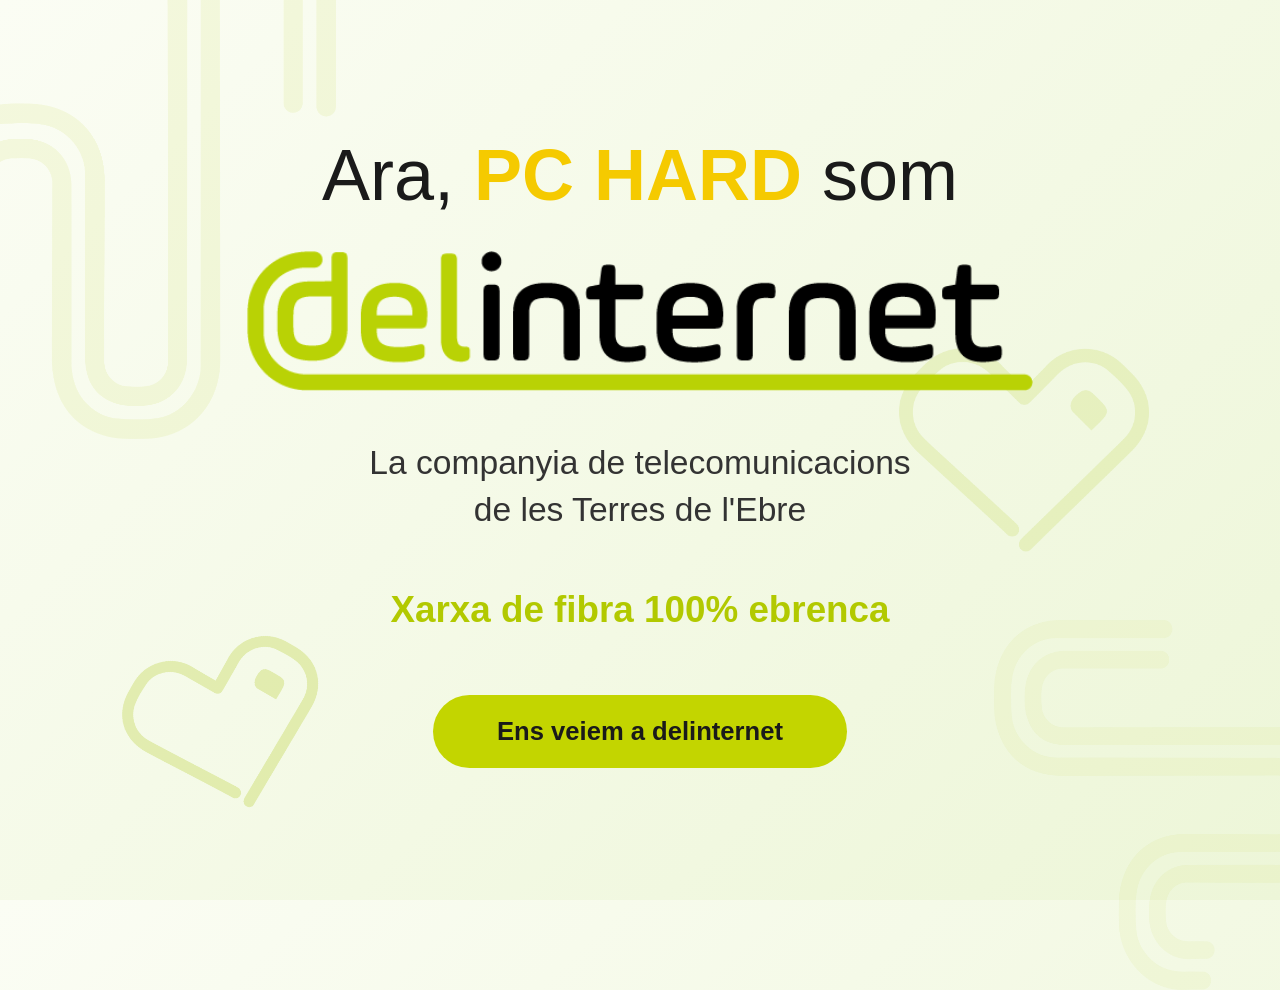
<file: index.html>
<!DOCTYPE html>
<html lang="ca">
<head>
<meta charset="UTF-8">
<meta name="viewport" content="width=device-width, initial-scale=1.0">
<title>Delinternet — PC HARD ara és Delinternet</title>
<meta name="description" content="PC HARD passa a ser Delinternet. La companyia de telecomunicacions de les Terres de l'Ebre.">
<link rel="preconnect" href="https://api.fontshare.com">
<link href="https://api.fontshare.com/v2/css?f[]=general-sans@400,500,600,700&display=swap" rel="stylesheet">
<style>
  *, *::before, *::after { box-sizing: border-box; margin: 0; padding: 0; }

  body {
    font-family: 'General Sans', sans-serif;
    background: linear-gradient(135deg, #fbfdf4 0%, #edf6d8 100%);
    min-height: 100vh;
    display: flex;
    align-items: center;
    justify-content: center;
    position: relative;
    overflow: hidden;
  }

  /* Decoracions de fons */
  .bg-shape {
    position: absolute;
    z-index: 0;
    opacity: 0.4;
    pointer-events: none;
  }
  .bg-shape-1 {
    top: -10%;
    left: -5%;
    width: 400px;
    max-width: 50vw;
  }
  .bg-shape-2 {
    bottom: -10%;
    right: -5%;
    width: 350px;
    max-width: 45vw;
  }
  .bg-shape-3 {
    top: 50%;
    left: 80%;
    transform: translate(-50%, -50%);
    width: 250px;
    max-width: 30vw;
    opacity: 0.15;
  }
  .bg-shape-4 {
    bottom: 10%;
    left: 10%;
    width: 200px;
    max-width: 30vw;
    transform: rotate(-15deg);
    opacity: 0.25;
  }

  .card {
    position: relative;
    z-index: 10;
    text-align: center;
    padding: clamp(1.5rem, 5vw, 2rem);
    max-width: 900px;
    width: 100%;
  }

  h1 {
    font-family: 'Carnas Light', 'Carnas', sans-serif;
    font-size: clamp(2rem, 7vw, 4.5rem);
    font-weight: normal;
    color: #1a1a1a;
    line-height: 1.2;
    margin-bottom: clamp(1rem, 4vw, 2rem);
  }

  h1 span {
    color: #F5CA00; /* Groc com a la imatge */
    font-weight: 600;
  }

  .logo {
    display: block;
    margin: 0 auto clamp(1.5rem, 5vw, 3rem);
    height: clamp(70px, 12vw, 140px);
    width: auto;
    max-width: 100%;
  }

  .subtitle {
    font-size: clamp(1.1rem, 4.5vw, 2.1rem);
    color: #333;
    font-weight: 500;
    line-height: 1.4;
    margin-bottom: clamp(1.5rem, 5vw, 3.5rem);
  }

  .highlight {
    font-size: clamp(1.2rem, 5vw, 2.3rem);
    color: #b2c900;
    font-weight: 700;
    margin-bottom: clamp(2rem, 6vw, 4rem);
  }

  .btn {
    display: inline-block;
    background: #C3D500;
    color: #1a1a1a;
    font-family: inherit;
    font-weight: 700;
    font-size: clamp(1.1rem, 3vw, 1.6rem);
    text-decoration: none;
    padding: clamp(14px, 3vw, 22px) clamp(32px, 6vw, 64px);
    border-radius: 99px; /* Forma de píndola com a la imatge */
    transition: background 0.2s ease, transform 0.2s ease;
  }

  .btn:hover {
    background: #a9ba00;
    transform: translateY(-2px);
  }
</style>
</head>
<body>
  <!-- Imatges de fons decoratives (asset, asset2 i 236) -->
  <img src="assets/img/asset.png" alt="" class="bg-shape bg-shape-1">
  <img src="assets/img/asset2.png" alt="" class="bg-shape bg-shape-2">
  <img src="assets/img/236.png" alt="" class="bg-shape bg-shape-3">
  <img src="assets/img/236.png" alt="" class="bg-shape bg-shape-4">

  <div class="card">
    <h1>Ara, <span>PC HARD</span> som</h1>
    <img src="assets/img/logo-b.png" alt="Delinternet" class="logo">
    <p class="subtitle">La companyia de telecomunicacions<br>de les Terres de l'Ebre</p>
    <p class="highlight">Xarxa de fibra 100% ebrenca</p>
    <a href="https://delinternet.com" target="_blank" rel="noopener" class="btn">Ens veiem a delinternet</a>
  </div>

  <script>
    // Redirecció automàtica passats 12 segons exactes
    setTimeout(() => {
      window.location.href = "https://delinternet.com";
    }, 12000);
  </script>
</body>
</html>
</file>
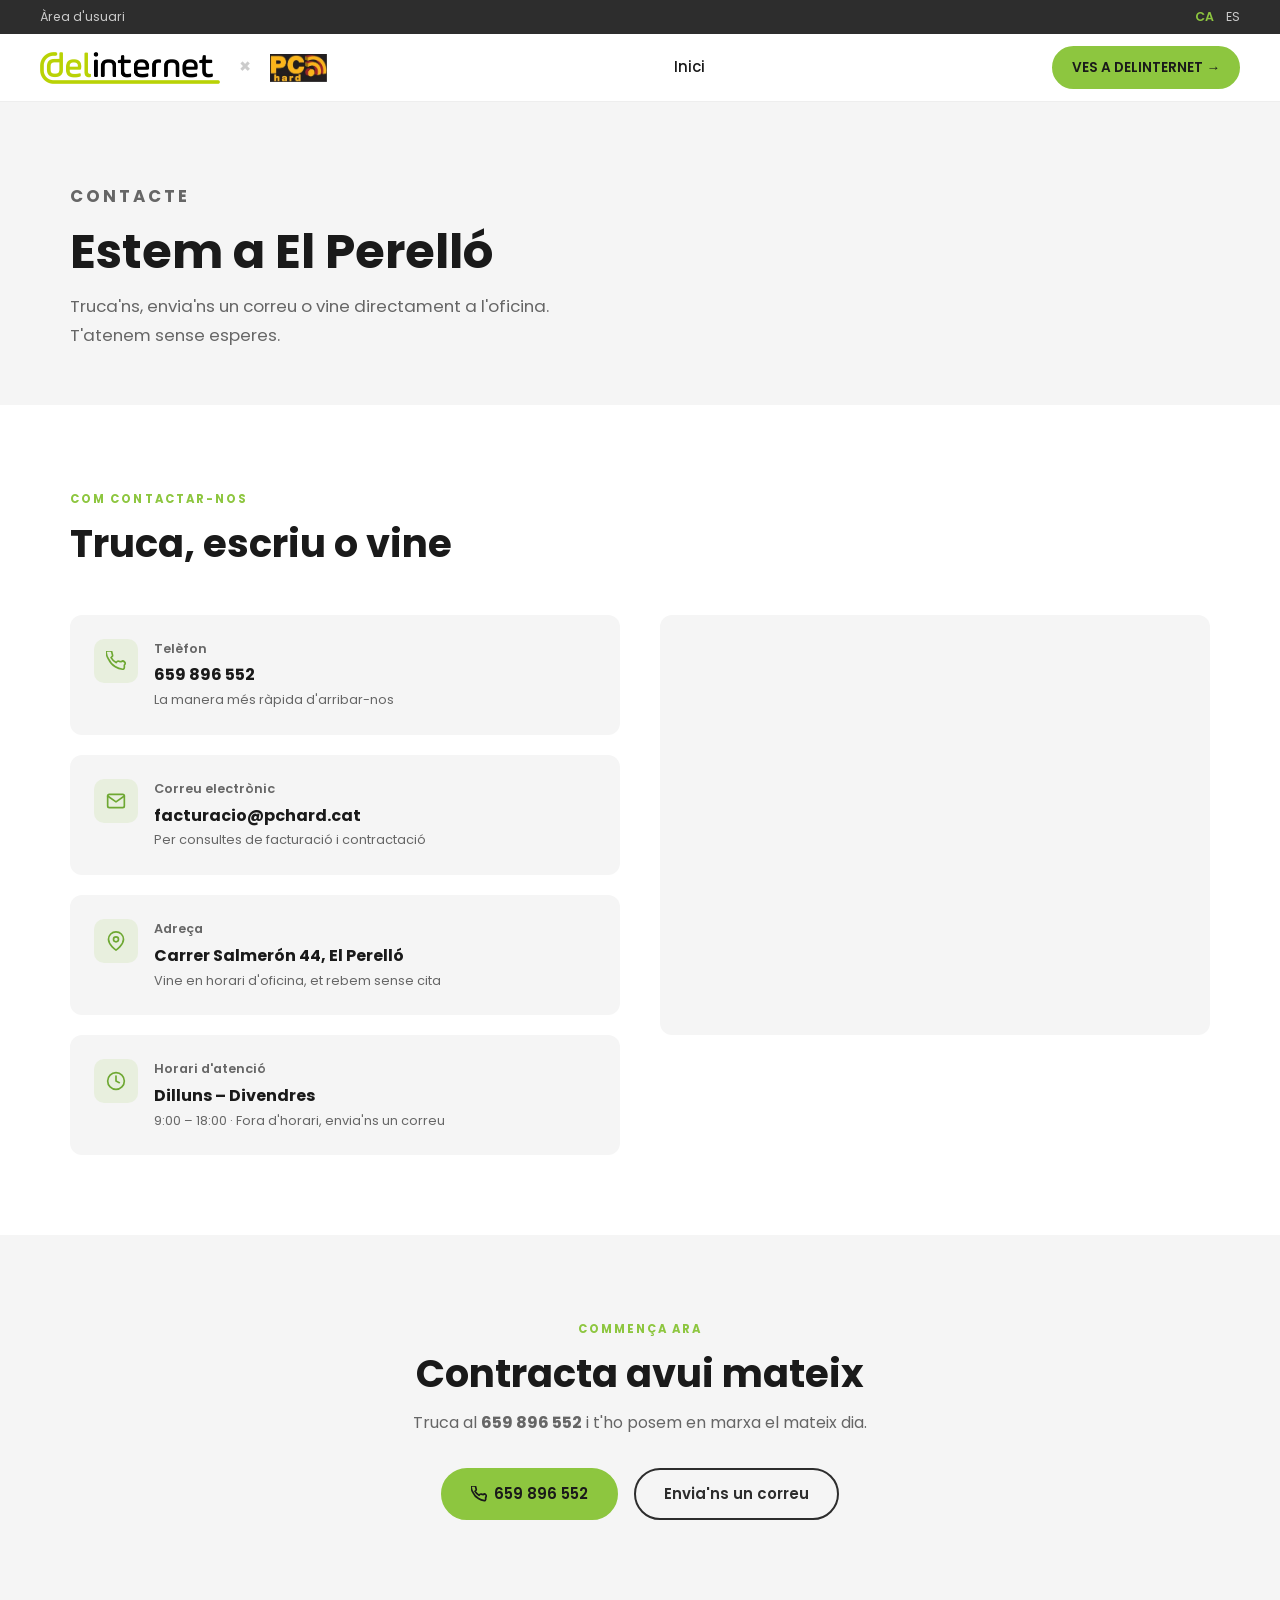
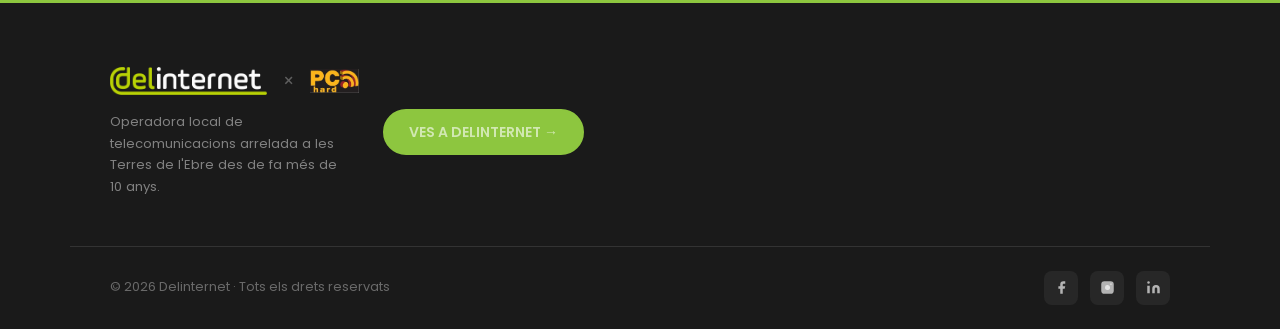
<file: contacte/index.html>
<!DOCTYPE html>
<html lang="ca">
<head>
<meta charset="UTF-8">
<meta name="viewport" content="width=device-width, initial-scale=1.0">
<title>Contacte — Delinternet</title>
<meta name="description" content="Contacta amb Delinternet. Tel: 659 896 552. Carrer Salmerón 44, El Perelló.">
<link rel="preconnect" href="https://fonts.googleapis.com">
<link href="https://fonts.googleapis.com/css2?family=Poppins:wght@400;500;600;700&display=swap" rel="stylesheet">
<link rel="stylesheet" href="../assets/style.css">
</head>
<body>

<!-- PAGE HERO -->
<div class="page-hero">
  <div class="page-hero-inner">
    <p class="section-label">Contacte</p>
    <h1>Estem a El Perelló</h1>
    <p>Truca'ns, envia'ns un correu o vine directament a l'oficina. T'atenem sense esperes.</p>
  </div>
</div>

<!-- CONTACT + MAP -->
<section class="section">
  <div class="section-inner">
    <p class="section-label">Com contactar-nos</p>
    <h2 class="section-title">Truca, escriu o vine</h2>

    <div class="contact-layout">
      <div class="contact-methods">

        <div class="contact-method">
          <div class="cm-icon">
            <svg viewBox="0 0 24 24">
              <path d="M22 16.92v3a2 2 0 01-2.18 2 19.79 19.79 0 01-8.63-3.07A19.5 19.5 0 013.09 9.81 19.79 19.79 0 01.06 1.21 2 2 0 012.06 0h3a2 2 0 012 1.72c.127.96.361 1.903.7 2.81a2 2 0 01-.45 2.11L6.09 7.91a16 16 0 006 6l1.27-1.27a2 2 0 012.11-.45c.907.339 1.85.573 2.81.7A2 2 0 0122 16.92z"/>
            </svg>
          </div>
          <div>
            <div class="cm-label">Telèfon</div>
            <div class="cm-val"><a href="tel:+34659896552">659 896 552</a></div>
            <div class="cm-sub">La manera més ràpida d'arribar-nos</div>
          </div>
        </div>

        <div class="contact-method">
          <div class="cm-icon">
            <svg viewBox="0 0 24 24">
              <path d="M4 4h16c1.1 0 2 .9 2 2v12c0 1.1-.9 2-2 2H4c-1.1 0-2-.9-2-2V6c0-1.1.9-2 2-2z"/>
              <polyline points="22,6 12,13 2,6"/>
            </svg>
          </div>
          <div>
            <div class="cm-label">Correu electrònic</div>
            <div class="cm-val"><a href="mailto:facturacio@pchard.cat">facturacio@pchard.cat</a></div>
            <div class="cm-sub">Per consultes de facturació i contractació</div>
          </div>
        </div>

        <div class="contact-method">
          <div class="cm-icon">
            <svg viewBox="0 0 24 24">
              <path d="M21 10c0 7-9 13-9 13s-9-6-9-13a9 9 0 0118 0z"/>
              <circle cx="12" cy="10" r="3"/>
            </svg>
          </div>
          <div>
            <div class="cm-label">Adreça</div>
            <div class="cm-val">
              <a href="https://maps.google.com/?q=Carrer+Salmerón+44+El+Perelló" target="_blank" rel="noopener">
                Carrer Salmerón 44, El Perelló
              </a>
            </div>
            <div class="cm-sub">Vine en horari d'oficina, et rebem sense cita</div>
          </div>
        </div>

        <div class="contact-method">
          <div class="cm-icon">
            <svg viewBox="0 0 24 24">
              <circle cx="12" cy="12" r="10"/>
              <polyline points="12 6 12 12 16 14"/>
            </svg>
          </div>
          <div>
            <div class="cm-label">Horari d'atenció</div>
            <div class="cm-val">Dilluns – Divendres</div>
            <div class="cm-sub">9:00 – 18:00 · Fora d'horari, envia'ns un correu</div>
          </div>
        </div>

      </div>

      <div class="map-block">
        <iframe
          src="https://www.google.com/maps/embed?pb=!1m18!1m12!1m3!1d3000!2d0.7282!3d40.8714!2m3!1f0!2f0!3f0!3m2!1i1024!2i768!4f13.1!3m3!1m2!1s0x12a1f7a!2sCarrer+Salmer%C3%B3n+44+El+Perell%C3%B3!5e0!3m2!1sca!2ses!4v1"
          allowfullscreen=""
          loading="lazy"
          referrerpolicy="no-referrer-when-downgrade"
          title="Oficina de Delinternet a El Perelló">
        </iframe>
      </div>
    </div>
  </div>
</section>

<!-- CTA BAND -->
<section class="section alt" style="padding-bottom:5rem;">
  <div class="section-inner">
    <div style="text-align:center; max-width:600px; margin:0 auto;">
      <p class="section-label">Commença ara</p>
      <h2 class="section-title center">Contracta avui mateix</h2>
      <p class="section-desc center" style="margin-bottom:2rem;">
        Truca al <strong>659 896 552</strong> i t'ho posem en marxa el mateix dia.
      </p>
      <div style="display:flex;gap:1rem;justify-content:center;flex-wrap:wrap;">
        <a href="tel:+34659896552" class="btn-green">
          <svg viewBox="0 0 24 24" fill="none" stroke="currentColor" stroke-width="2.5" stroke-linecap="round" width="16" height="16">
            <path d="M22 16.92v3a2 2 0 01-2.18 2 19.79 19.79 0 01-8.63-3.07A19.5 19.5 0 013.09 9.81 19.79 19.79 0 01.06 1.21 2 2 0 012.06 0h3a2 2 0 012 1.72c.127.96.361 1.903.7 2.81a2 2 0 01-.45 2.11L6.09 7.91a16 16 0 006 6l1.27-1.27a2 2 0 012.11-.45c.907.339 1.85.573 2.81.7A2 2 0 0122 16.92z"/>
          </svg>
          659 896 552
        </a>
        <a href="mailto:facturacio@pchard.cat" class="btn-outline">Envia'ns un correu</a>
      </div>
    </div>
  </div>
</section>


<script>var SITE_BASE = '../'; var ACTIVE_PAGE = 'contact';</script>
<script src="../assets/layout.js"></script>
</body>
</html>
</file>
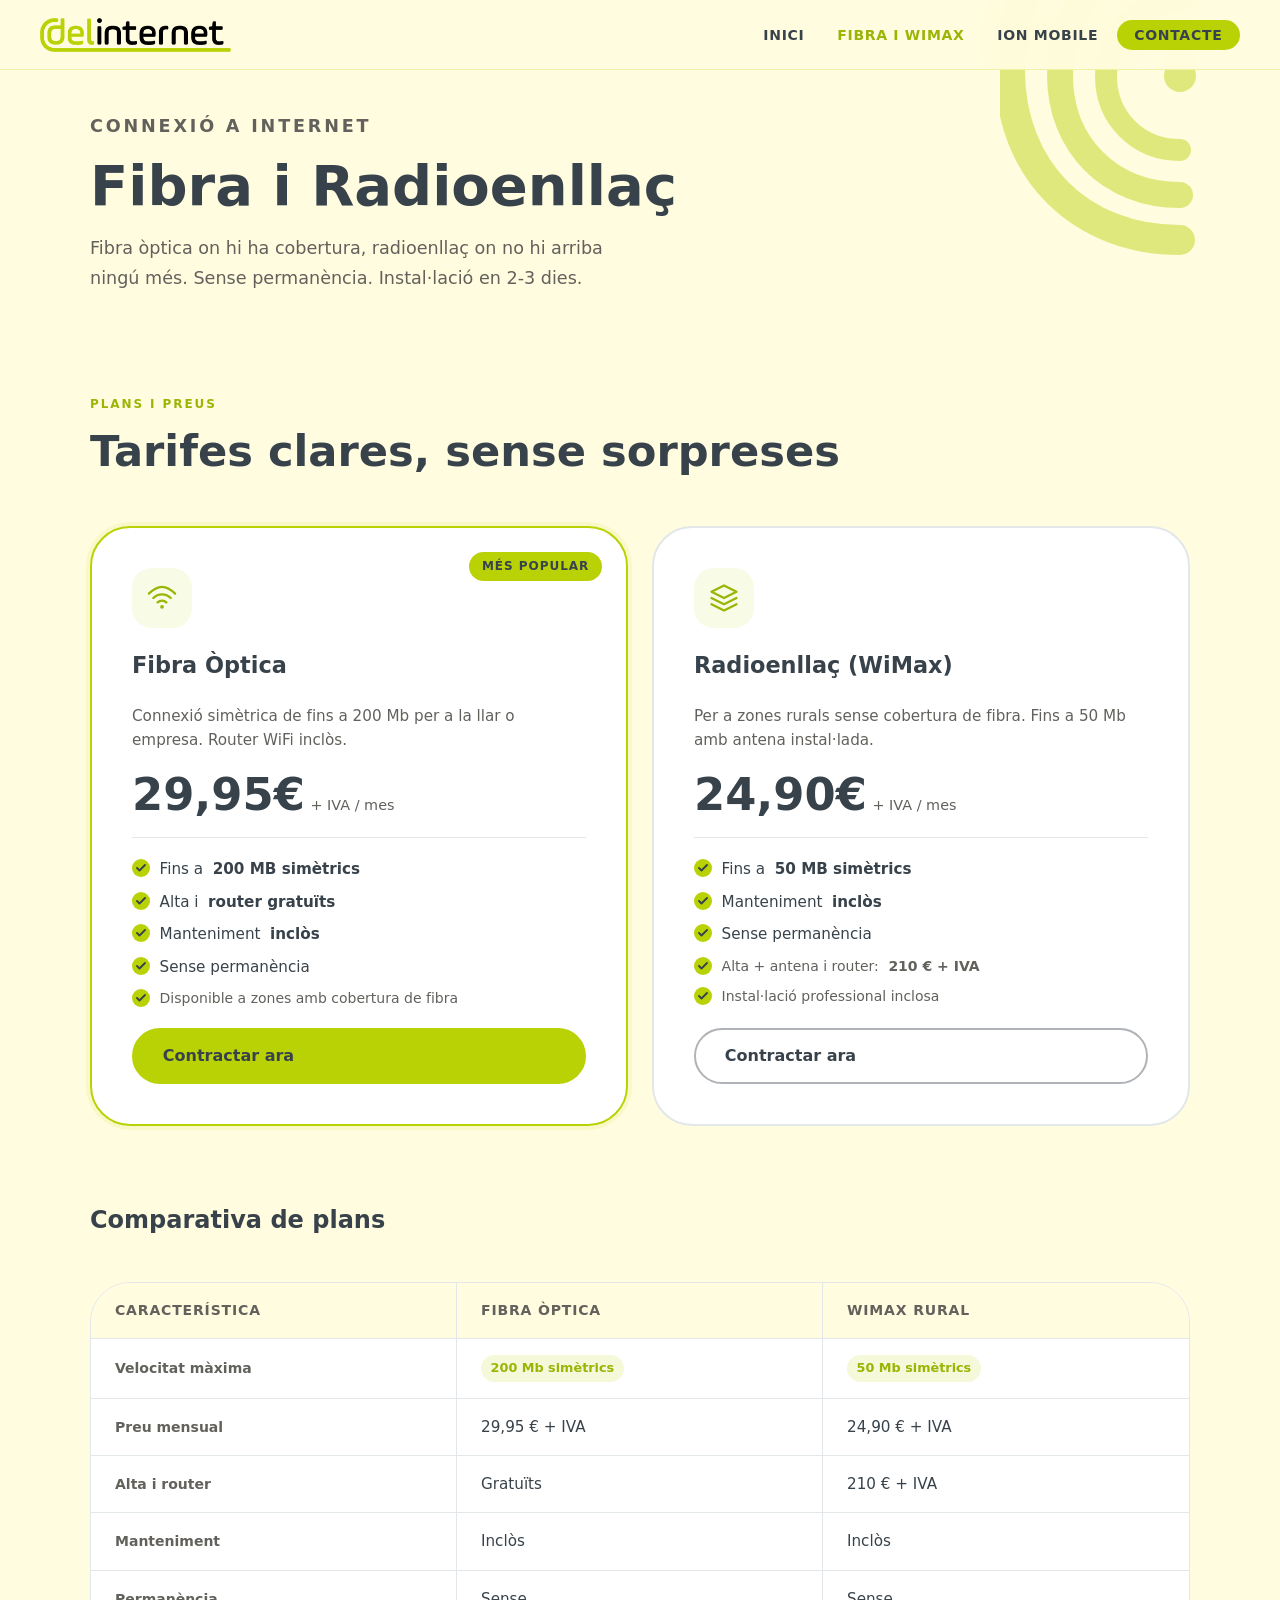
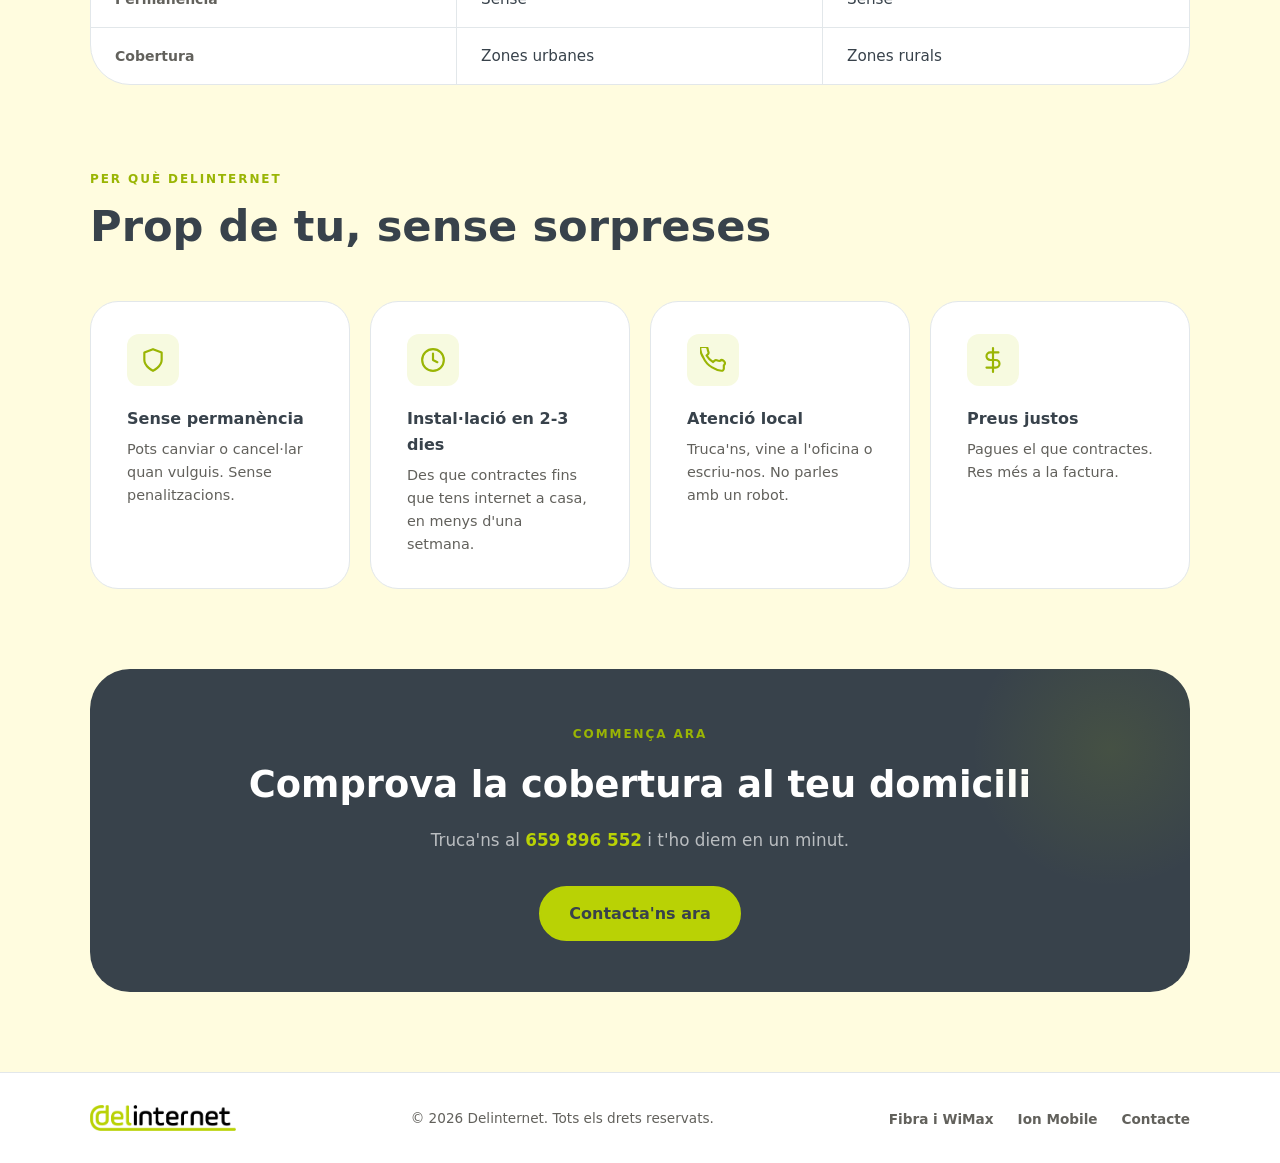
<file: fibra-2/index.html>
<!DOCTYPE html>
<html lang="ca">
<head>
<meta charset="UTF-8">
<meta name="viewport" content="width=device-width, initial-scale=1.0">
<title>Fibra i WiMax — Delinternet</title>
<meta name="description" content="Internet d'alta velocitat per fibra i WiMax. Fibra fins a 200 MB des de 29,95€/mes. WiMax fins a 50 MB des de 24,90€/mes.">
<link rel="preconnect" href="https://api.fontshare.com">
<link href="https://api.fontshare.com/v2/css?f[]=general-sans@400,500,600,700&display=swap" rel="stylesheet">
<link rel="stylesheet" href="../assets/brand.css">
<style>
.pricing-grid {
  display: grid;
  grid-template-columns: repeat(auto-fit, minmax(300px, 1fr));
  gap: 1.5rem;
  margin-top: 3rem;
}

.pricing-card {
  background: var(--white);
  border-radius: var(--radius-xl);
  border: 2px solid var(--light-gray);
  padding: 2.5rem;
  display: flex;
  flex-direction: column;
  gap: 1.25rem;
  position: relative;
  overflow: hidden;
  transition: border-color 0.25s, box-shadow 0.25s, transform 0.25s;
}

.pricing-card.featured { border-color: var(--green); box-shadow: 0 0 0 4px rgba(185,210,5,0.1); }
.pricing-card:hover { box-shadow: 0 16px 48px rgba(185,210,5,0.15); transform: translateY(-4px); }

.pricing-badge {
  position: absolute; top: 1.5rem; right: 1.5rem;
  background: var(--green); color: var(--dark);
  font-size: 0.75rem; font-weight: 600; letter-spacing: 0.08em; text-transform: uppercase;
  padding: 0.3rem 0.8rem; border-radius: 100px;
}

.pricing-icon {
  width: 60px; height: 60px;
  background: rgba(185,210,5,0.1); border-radius: var(--radius-md);
  display: flex; align-items: center; justify-content: center;
}

.pricing-icon svg {
  width: 30px; height: 30px; stroke: var(--green-dark);
  fill: none; stroke-width: 1.8; stroke-linecap: round; stroke-linejoin: round;
}

.pricing-card h3 { font-size: 1.4rem; font-weight: 600; color: var(--dark); }

.pricing-price { display: flex; align-items: baseline; gap: 0.35rem; }
.price-amount { font-size: 2.8rem; font-weight: 600; color: var(--dark); line-height: 1; }
.price-suffix { font-size: 0.9rem; color: var(--text-muted); }

.pricing-divider { height: 1px; background: var(--light-gray); }

.pricing-features {
  list-style: none; display: flex; flex-direction: column; gap: 0.65rem; flex: 1;
}

.pricing-features li {
  display: flex; align-items: flex-start; gap: 0.6rem;
  font-size: 0.95rem; color: var(--dark); line-height: 1.45;
}

.pricing-features li::before {
  content: ''; flex-shrink: 0; width: 18px; height: 18px; margin-top: 1px;
  background: var(--green); border-radius: 50%;
  background-image: url("data:image/svg+xml,%3Csvg xmlns='http://www.w3.org/2000/svg' width='10' height='8' viewBox='0 0 10 8'%3E%3Cpath d='M1 4l2.5 2.5L9 1' stroke='%2338424b' stroke-width='1.8' stroke-linecap='round' stroke-linejoin='round' fill='none'/%3E%3C/svg%3E");
  background-repeat: no-repeat; background-position: center;
}

.pricing-features .note { color: var(--text-muted); font-size: 0.875rem; }

.comparison {
  background: var(--white); border-radius: var(--radius-xl);
  border: 1.5px solid var(--light-gray); overflow: hidden; margin-top: 3rem;
}

.cmp-head {
  display: grid; grid-template-columns: 1fr 1fr 1fr;
  background: var(--cream); border-bottom: 1.5px solid var(--light-gray);
}

.cmp-head div, .cmp-row div {
  padding: 1rem 1.5rem;
}

.cmp-head div {
  font-size: 0.875rem; font-weight: 600; text-transform: uppercase;
  letter-spacing: 0.06em; color: var(--text-muted);
}

.cmp-head div:not(:last-child), .cmp-row div:not(:last-child) {
  border-right: 1px solid var(--light-gray);
}

.cmp-row { display: grid; grid-template-columns: 1fr 1fr 1fr; border-bottom: 1px solid var(--light-gray); }
.cmp-row:last-child { border-bottom: none; }
.cmp-row div { font-size: 0.95rem; color: var(--dark); display: flex; align-items: center; }
.cmp-row div:first-child { font-weight: 600; color: var(--text-muted); font-size: 0.875rem; }

.tag { background: rgba(185,210,5,0.15); color: var(--green-dark); font-weight: 600;
  font-size: 0.8rem; padding: 0.2rem 0.6rem; border-radius: 100px; }

.info-grid {
  display: grid; grid-template-columns: repeat(auto-fit, minmax(240px, 1fr));
  gap: 1.25rem; margin-top: 3rem;
}

@media (max-width: 768px) {
  .pricing-grid, .info-grid { grid-template-columns: 1fr; }
  .comparison { display: none; }
}
</style>
</head>
<body>

<header class="navbar">
  <a class="navbar-logo" href="../index.html">
    <img src="../assets/img/logo-b.png" alt="Delinternet">
  </a>
  <nav aria-label="Navegació principal">
    <ul class="navbar-links" id="nav-links">
      <li><a href="../index.html">Inici</a></li>
      <li><a href="../fibra-2/index.html" class="active">Fibra i WiMax</a></li>
      <li><a href="../ion-mobile-2/index.html">Ion Mobile</a></li>
      <li><a href="../contacte/index.html" class="btn-nav">Contacte</a></li>
    </ul>
  </nav>
  <button class="hamburger" id="hamburger" aria-label="Obrir menú" aria-expanded="false">
    <span></span><span></span><span></span>
  </button>
</header>

<div class="page-header" style="position:relative; overflow:hidden;">
  <svg class="deco-wifi" style="top:-60px; right:-80px; width:360px; opacity:0.45;" viewBox="0 0 360 360" fill="none" aria-hidden="true">
    <g stroke="#b9d205" stroke-linecap="round" fill="none">
      <path stroke-width="30" d="M180 300 C80 300 10 230 10 130 C10 30 80 -40 180 -40"/>
      <path stroke-width="26" d="M180 255 C110 255 60 205 60 135 C60 65 110 15 180 15"/>
      <path stroke-width="22" d="M180 210 C138 210 106 178 106 136 C106 94 138 62 180 62"/>
    </g>
    <circle cx="180" cy="136" r="16" fill="#b9d205"/>
  </svg>
  <div class="page-header-inner">
    <p class="section-label">Connexió a internet</p>
    <h1>Fibra i Radioenllaç</h1>
    <p style="margin-top:1rem;">
      Fibra òptica on hi ha cobertura, radioenllaç on no hi arriba ningú més.
      Sense permanència. Instal·lació en 2-3 dies.
    </p>
  </div>
</div>

<section class="section" style="padding-top:2rem;">
  <div class="section-inner">
    <p class="section-label">Plans i preus</p>
    <h2 class="section-title">Tarifes clares, sense sorpreses</h2>

    <div class="pricing-grid">

      <div class="pricing-card featured">
        <span class="pricing-badge">Més popular</span>
        <div class="pricing-icon">
          <svg viewBox="0 0 24 24">
            <path d="M1.5 8.5C5 5 9.5 3 12 3s7 2 10.5 5.5"/>
            <path d="M5 12c1.9-1.9 4.3-3 7-3s5.1 1.1 7 3"/>
            <path d="M8.5 15.5C9.7 14.3 10.8 14 12 14s2.3.3 3.5 1.5"/>
            <circle cx="12" cy="19" r="1.5" fill="#9ab504" stroke="none"/>
          </svg>
        </div>
        <h3>Fibra Òptica</h3>
        <p style="font-size:0.95rem; color:var(--text-muted);">Connexió simètrica de fins a 200 Mb per a la llar o empresa. Router WiFi inclòs.</p>
        <div class="pricing-price">
          <span class="price-amount">29,95€</span>
          <span class="price-suffix">+ IVA / mes</span>
        </div>
        <div class="pricing-divider"></div>
        <ul class="pricing-features">
          <li>Fins a <strong>200 MB simètrics</strong></li>
          <li>Alta i <strong>router gratuïts</strong></li>
          <li>Manteniment <strong>inclòs</strong></li>
          <li>Sense permanència</li>
          <li class="note">Disponible a zones amb cobertura de fibra</li>
        </ul>
        <a href="../contacte/index.html" class="btn btn-primary">Contractar ara</a>
      </div>

      <div class="pricing-card">
        <div class="pricing-icon">
          <svg viewBox="0 0 24 24">
            <path d="M12 2L2 7l10 5 10-5-10-5z"/>
            <path d="M2 17l10 5 10-5"/>
            <path d="M2 12l10 5 10-5"/>
          </svg>
        </div>
        <h3>Radioenllaç (WiMax)</h3>
        <p style="font-size:0.95rem; color:var(--text-muted);">Per a zones rurals sense cobertura de fibra. Fins a 50 Mb amb antena instal·lada.</p>
        <div class="pricing-price">
          <span class="price-amount">24,90€</span>
          <span class="price-suffix">+ IVA / mes</span>
        </div>
        <div class="pricing-divider"></div>
        <ul class="pricing-features">
          <li>Fins a <strong>50 MB simètrics</strong></li>
          <li>Manteniment <strong>inclòs</strong></li>
          <li>Sense permanència</li>
          <li class="note">Alta + antena i router: <strong>210 € + IVA</strong></li>
          <li class="note">Instal·lació professional inclosa</li>
        </ul>
        <a href="../contacte/index.html" class="btn btn-outline">Contractar ara</a>
      </div>

    </div>
  </div>
</section>

<section class="section" style="padding-top:0;">
  <div class="section-inner">
    <h3 class="section-title" style="font-size:1.5rem;">Comparativa de plans</h3>
    <div class="comparison">
      <div class="cmp-head">
        <div>Característica</div>
        <div>Fibra Òptica</div>
        <div>WiMax Rural</div>
      </div>
      <div class="cmp-row">
        <div>Velocitat màxima</div>
        <div><span class="tag">200 Mb simètrics</span></div>
        <div><span class="tag">50 Mb simètrics</span></div>
      </div>
      <div class="cmp-row">
        <div>Preu mensual</div>
        <div>29,95 € + IVA</div>
        <div>24,90 € + IVA</div>
      </div>
      <div class="cmp-row">
        <div>Alta i router</div>
        <div>Gratuïts</div>
        <div>210 € + IVA</div>
      </div>
      <div class="cmp-row">
        <div>Manteniment</div>
        <div>Inclòs</div>
        <div>Inclòs</div>
      </div>
      <div class="cmp-row">
        <div>Permanència</div>
        <div>Sense</div>
        <div>Sense</div>
      </div>
      <div class="cmp-row">
        <div>Cobertura</div>
        <div>Zones urbanes</div>
        <div>Zones rurals</div>
      </div>
    </div>
  </div>
</section>

<section class="section" style="padding-top:0;">
  <div class="section-inner">
    <p class="section-label">Per què Delinternet</p>
    <h2 class="section-title">Prop de tu, sense sorpreses</h2>
    <div class="info-grid">
      <div class="card">
        <div class="icon-box">
          <svg viewBox="0 0 24 24" stroke="var(--green-dark)" fill="none" stroke-width="2" stroke-linecap="round" stroke-linejoin="round">
            <path d="M12 22s8-4 8-10V5l-8-3-8 3v7c0 6 8 10 8 10z"/>
          </svg>
        </div>
        <h4 style="font-size:1rem; font-weight:600; margin-bottom:0.4rem;">Sense permanència</h4>
        <p style="font-size:0.9rem; color:var(--text-muted); line-height:1.6;">Pots canviar o cancel·lar quan vulguis. Sense penalitzacions.</p>
      </div>
      <div class="card">
        <div class="icon-box">
          <svg viewBox="0 0 24 24" stroke="var(--green-dark)" fill="none" stroke-width="2" stroke-linecap="round" stroke-linejoin="round">
            <circle cx="12" cy="12" r="10"/><path d="M12 6v6l4 2"/>
          </svg>
        </div>
        <h4 style="font-size:1rem; font-weight:600; margin-bottom:0.4rem;">Instal·lació en 2-3 dies</h4>
        <p style="font-size:0.9rem; color:var(--text-muted); line-height:1.6;">Des que contractes fins que tens internet a casa, en menys d'una setmana.</p>
      </div>
      <div class="card">
        <div class="icon-box">
          <svg viewBox="0 0 24 24" stroke="var(--green-dark)" fill="none" stroke-width="2" stroke-linecap="round" stroke-linejoin="round">
            <path d="M22 16.92v3a2 2 0 01-2.18 2 19.79 19.79 0 01-8.63-3.07A19.5 19.5 0 013.09 9.81 19.79 19.79 0 01.06 1.21 2 2 0 012.06 0h3a2 2 0 012 1.72c.127.96.361 1.903.7 2.81a2 2 0 01-.45 2.11L6.09 7.91a16 16 0 006 6l1.27-1.27a2 2 0 012.11-.45c.907.339 1.85.573 2.81.7A2 2 0 0122 16.92z"/>
          </svg>
        </div>
        <h4 style="font-size:1rem; font-weight:600; margin-bottom:0.4rem;">Atenció local</h4>
        <p style="font-size:0.9rem; color:var(--text-muted); line-height:1.6;">Truca'ns, vine a l'oficina o escriu-nos. No parles amb un robot.</p>
      </div>
      <div class="card">
        <div class="icon-box">
          <svg viewBox="0 0 24 24" stroke="var(--green-dark)" fill="none" stroke-width="2" stroke-linecap="round" stroke-linejoin="round">
            <line x1="12" y1="1" x2="12" y2="23"/><path d="M17 5H9.5a3.5 3.5 0 000 7h5a3.5 3.5 0 010 7H6"/>
          </svg>
        </div>
        <h4 style="font-size:1rem; font-weight:600; margin-bottom:0.4rem;">Preus justos</h4>
        <p style="font-size:0.9rem; color:var(--text-muted); line-height:1.6;">Pagues el que contractes. Res més a la factura.</p>
      </div>
    </div>
  </div>
</section>

<section class="section" style="padding-top:0; padding-bottom:5rem;">
  <div class="section-inner">
    <div style="background:var(--dark); border-radius:var(--radius-xl); padding:clamp(2.5rem,4vw,4rem); text-align:center; position:relative; overflow:hidden;">
      <div style="position:absolute;right:-60px;top:-60px;width:280px;height:280px;border-radius:50%;background:radial-gradient(circle, rgba(185,210,5,0.1) 0%, transparent 70%);pointer-events:none;"></div>
      <p class="section-label">Commença ara</p>
      <h2 style="font-size:clamp(1.6rem,3vw,2.3rem); font-weight:600; color:var(--white); margin-bottom:0.75rem;">
        Comprova la cobertura al teu domicili
      </h2>
      <p style="color:rgba(255,255,255,0.65); margin-bottom:2rem; font-size:1.05rem;">
        Truca'ns al <strong style="color:var(--green);">659 896 552</strong> i t'ho diem en un minut.
      </p>
      <a href="../contacte/index.html" class="btn btn-primary">Contacta'ns ara</a>
    </div>
  </div>
</section>

<footer class="footer">
  <div class="footer-inner">
    <img src="../assets/img/logo-b.png" alt="Delinternet">
    <p class="footer-copy">© 2026 Delinternet. Tots els drets reservats.</p>
    <ul class="footer-nav">
      <li><a href="../fibra-2/index.html">Fibra i WiMax</a></li>
      <li><a href="../ion-mobile-2/index.html">Ion Mobile</a></li>
      <li><a href="../contacte/index.html">Contacte</a></li>
    </ul>
  </div>
</footer>

<script>
  const ham = document.getElementById('hamburger');
  const nav = document.getElementById('nav-links');
  ham.addEventListener('click', () => {
    const open = nav.classList.toggle('open');
    ham.setAttribute('aria-expanded', open);
  });
</script>
</body>
</html>
</file>
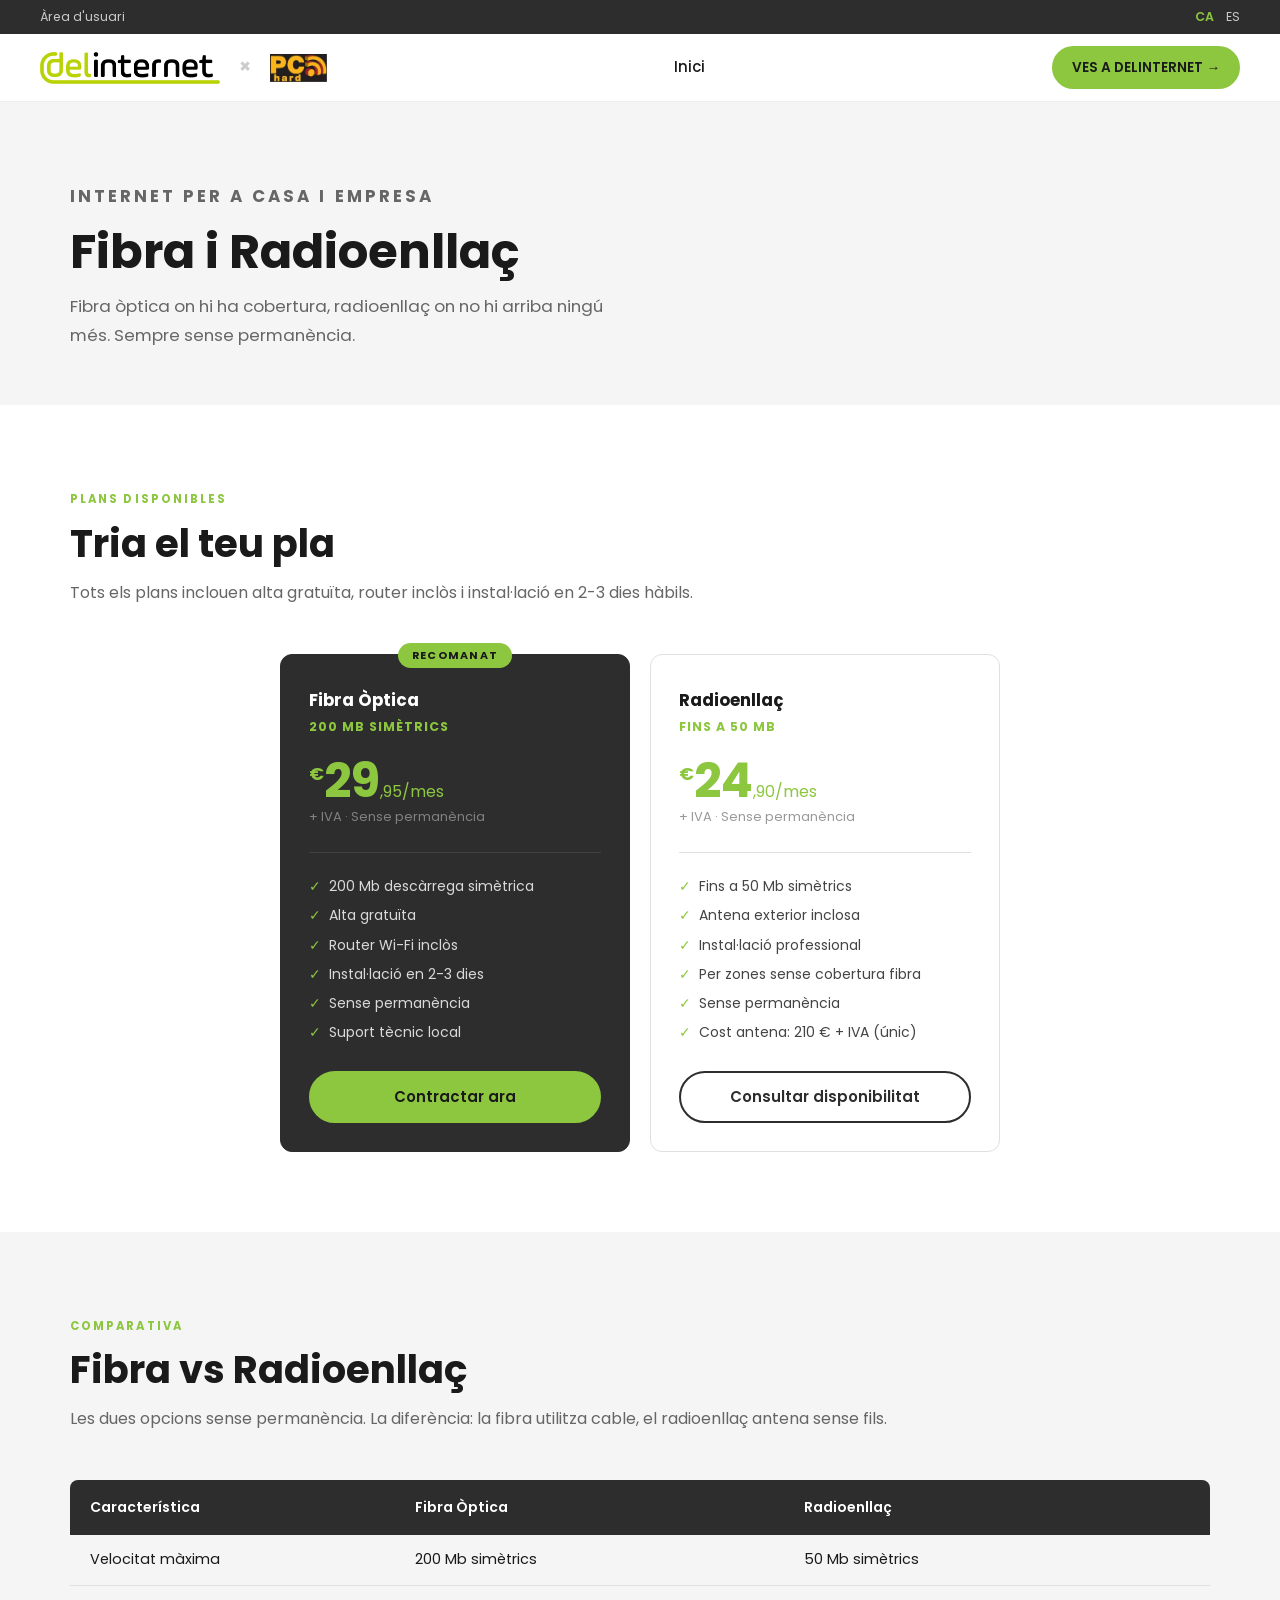
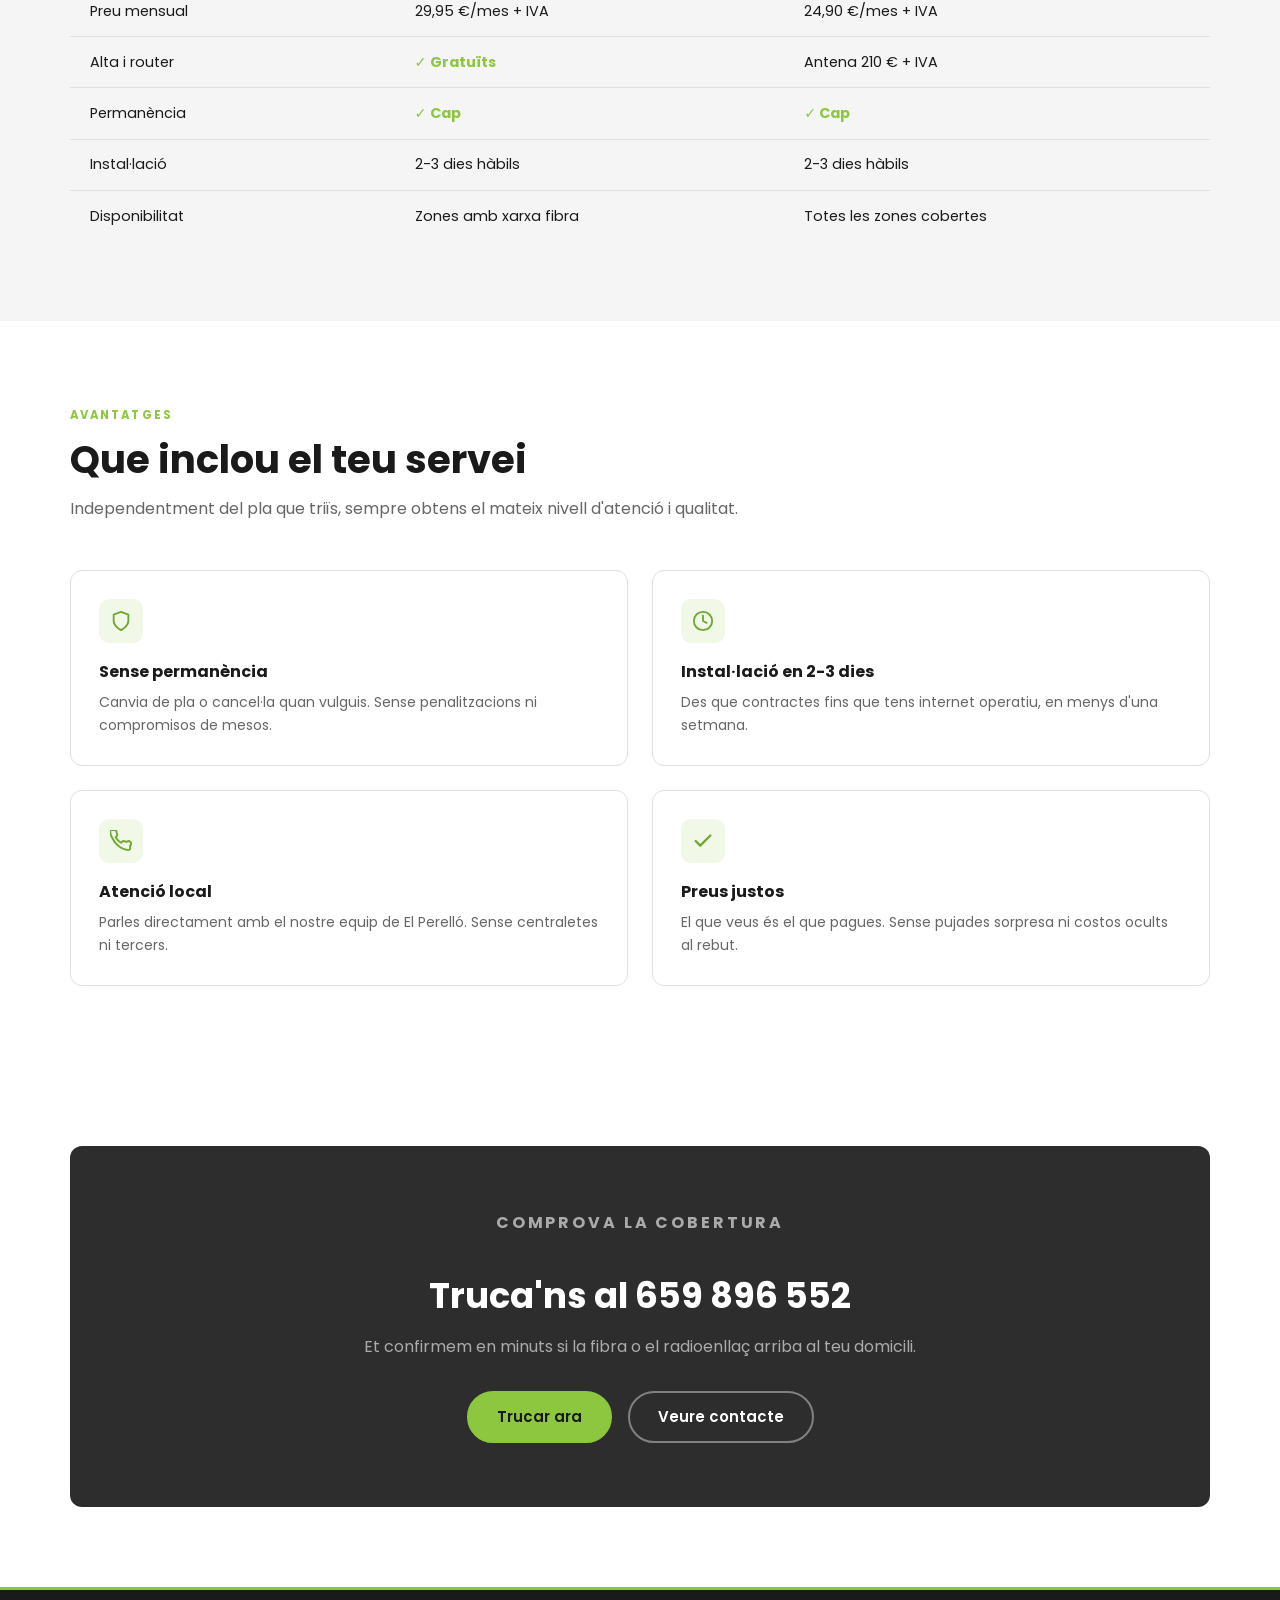
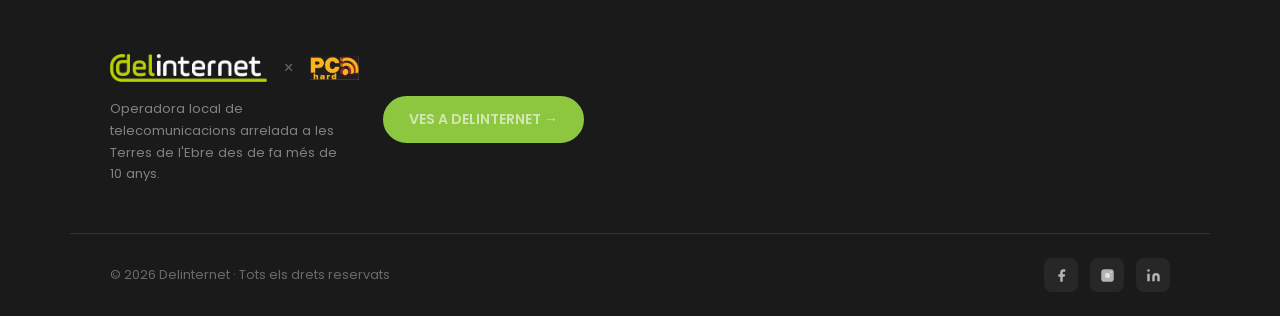
<file: fibra/index.html>
<!DOCTYPE html>
<html lang="ca">
<head>
<meta charset="UTF-8">
<meta name="viewport" content="width=device-width, initial-scale=1.0">
<title>Fibra i Radioenllaç — Delinternet</title>
<meta name="description" content="Fibra òptica 200 Mb a 29,95€/mes. Radioenllaç fins a 50 Mb. Sense permanència. Alta i router gratuïts.">
<link rel="preconnect" href="https://fonts.googleapis.com">
<link href="https://fonts.googleapis.com/css2?family=Poppins:wght@400;500;600;700&display=swap" rel="stylesheet">
<link rel="stylesheet" href="../assets/style.css">
</head>
<body>

<!-- PAGE HERO -->
<div class="page-hero">
  <div class="page-hero-inner">
    <p class="section-label">Internet per a casa i empresa</p>
    <h1>Fibra i Radioenllaç</h1>
    <p>Fibra òptica on hi ha cobertura, radioenllaç on no hi arriba ningú més. Sempre sense permanència.</p>
  </div>
</div>

<!-- PLANS -->
<section class="section">
  <div class="section-inner">
    <p class="section-label">Plans disponibles</p>
    <h2 class="section-title">Tria el teu pla</h2>
    <p class="section-desc">Tots els plans inclouen alta gratuïta, router inclòs i instal·lació en 2-3 dies hàbils.</p>

    <div class="plans-grid two" style="margin:3rem auto 0;">

      <!-- Fibra — FEATURED -->
      <div class="plan-card featured">
        <span class="plan-badge">Recomanat</span>
        <div class="plan-name">Fibra Òptica</div>
        <div class="plan-data">200 Mb simètrics</div>
        <div class="plan-price"><sup>€</sup>29<sub>,95/mes</sub></div>
        <div class="plan-period">+ IVA · Sense permanència</div>
        <div class="plan-divider"></div>
        <ul class="plan-features">
          <li>200 Mb descàrrega simètrica</li>
          <li>Alta gratuïta</li>
          <li>Router Wi-Fi inclòs</li>
          <li>Instal·lació en 2-3 dies</li>
          <li>Sense permanència</li>
          <li>Suport tècnic local</li>
        </ul>
        <a href="../contacte/index.html" class="btn-green" style="justify-content:center;">Contractar ara</a>
      </div>

      <!-- Radioenllaç -->
      <div class="plan-card">
        <div class="plan-name">Radioenllaç</div>
        <div class="plan-data">Fins a 50 Mb</div>
        <div class="plan-price"><sup>€</sup>24<sub>,90/mes</sub></div>
        <div class="plan-period">+ IVA · Sense permanència</div>
        <div class="plan-divider"></div>
        <ul class="plan-features">
          <li>Fins a 50 Mb simètrics</li>
          <li>Antena exterior inclosa</li>
          <li>Instal·lació professional</li>
          <li>Per zones sense cobertura fibra</li>
          <li>Sense permanència</li>
          <li>Cost antena: 210 € + IVA (únic)</li>
        </ul>
        <a href="../contacte/index.html" class="btn-outline" style="justify-content:center;">Consultar disponibilitat</a>
      </div>

    </div>
  </div>
</section>

<!-- COMPARISON TABLE -->
<section class="section alt">
  <div class="section-inner">
    <p class="section-label">Comparativa</p>
    <h2 class="section-title">Fibra vs Radioenllaç</h2>
    <p class="section-desc">Les dues opcions sense permanència. La diferència: la fibra utilitza cable, el radioenllaç antena sense fils.</p>

    <div class="compare-wrap">
      <table class="compare-table">
        <thead>
          <tr>
            <th>Característica</th>
            <th>Fibra Òptica</th>
            <th>Radioenllaç</th>
          </tr>
        </thead>
        <tbody>
          <tr>
            <td>Velocitat màxima</td>
            <td>200 Mb simètrics</td>
            <td>50 Mb simètrics</td>
          </tr>
          <tr>
            <td>Preu mensual</td>
            <td>29,95 €/mes + IVA</td>
            <td>24,90 €/mes + IVA</td>
          </tr>
          <tr>
            <td>Alta i router</td>
            <td class="chk">✓ Gratuïts</td>
            <td>Antena 210 € + IVA</td>
          </tr>
          <tr>
            <td>Permanència</td>
            <td class="chk">✓ Cap</td>
            <td class="chk">✓ Cap</td>
          </tr>
          <tr>
            <td>Instal·lació</td>
            <td>2-3 dies hàbils</td>
            <td>2-3 dies hàbils</td>
          </tr>
          <tr>
            <td>Disponibilitat</td>
            <td>Zones amb xarxa fibra</td>
            <td>Totes les zones cobertes</td>
          </tr>
        </tbody>
      </table>
    </div>
  </div>
</section>

<!-- BENEFITS -->
<section class="section">
  <div class="section-inner">
    <p class="section-label">Avantatges</p>
    <h2 class="section-title">Que inclou el teu servei</h2>
    <p class="section-desc">Independentment del pla que triïs, sempre obtens el mateix nivell d'atenció i qualitat.</p>

    <div class="why-grid">
      <div class="why-block">
        <div class="why-icon">
          <svg viewBox="0 0 24 24">
            <path d="M12 22s8-4 8-10V5l-8-3-8 3v7c0 6 8 10 8 10z"/>
          </svg>
        </div>
        <h3>Sense permanència</h3>
        <p>Canvia de pla o cancel·la quan vulguis. Sense penalitzacions ni compromisos de mesos.</p>
      </div>
      <div class="why-block">
        <div class="why-icon">
          <svg viewBox="0 0 24 24">
            <circle cx="12" cy="12" r="10"/>
            <polyline points="12 6 12 12 16 14"/>
          </svg>
        </div>
        <h3>Instal·lació en 2-3 dies</h3>
        <p>Des que contractes fins que tens internet operatiu, en menys d'una setmana.</p>
      </div>
      <div class="why-block">
        <div class="why-icon">
          <svg viewBox="0 0 24 24">
            <path d="M22 16.92v3a2 2 0 01-2.18 2 19.79 19.79 0 01-8.63-3.07A19.5 19.5 0 013.09 9.81 19.79 19.79 0 01.06 1.21 2 2 0 012.06 0h3a2 2 0 012 1.72c.127.96.361 1.903.7 2.81a2 2 0 01-.45 2.11L6.09 7.91a16 16 0 006 6l1.27-1.27a2 2 0 012.11-.45c.907.339 1.85.573 2.81.7A2 2 0 0122 16.92z"/>
          </svg>
        </div>
        <h3>Atenció local</h3>
        <p>Parles directament amb el nostre equip de El Perelló. Sense centraletes ni tercers.</p>
      </div>
      <div class="why-block">
        <div class="why-icon">
          <svg viewBox="0 0 24 24">
            <polyline points="20 6 9 17 4 12" stroke-width="2.5"/>
          </svg>
        </div>
        <h3>Preus justos</h3>
        <p>El que veus és el que pagues. Sense pujades sorpresa ni costos ocults al rebut.</p>
      </div>
    </div>
  </div>
</section>

<!-- CTA -->
<section class="section" style="padding-bottom:5rem;">
  <div class="section-inner">
    <div class="cta-block">
      <p class="section-label">Comprova la cobertura</p>
      <h2>Truca'ns al 659 896 552</h2>
      <p>Et confirmem en minuts si la fibra o el radioenllaç arriba al teu domicili.</p>
      <div style="display:flex;gap:1rem;justify-content:center;flex-wrap:wrap;">
        <a href="tel:+34659896552" class="btn-green">Trucar ara</a>
        <a href="../contacte/index.html" class="btn-outline" style="color:#fff;border-color:rgba(255,255,255,0.4);">Veure contacte</a>
      </div>
    </div>
  </div>
</section>


<script>var SITE_BASE = '../'; var ACTIVE_PAGE = 'fibra';</script>
<script src="../assets/layout.js"></script>
</body>
</html>
</file>
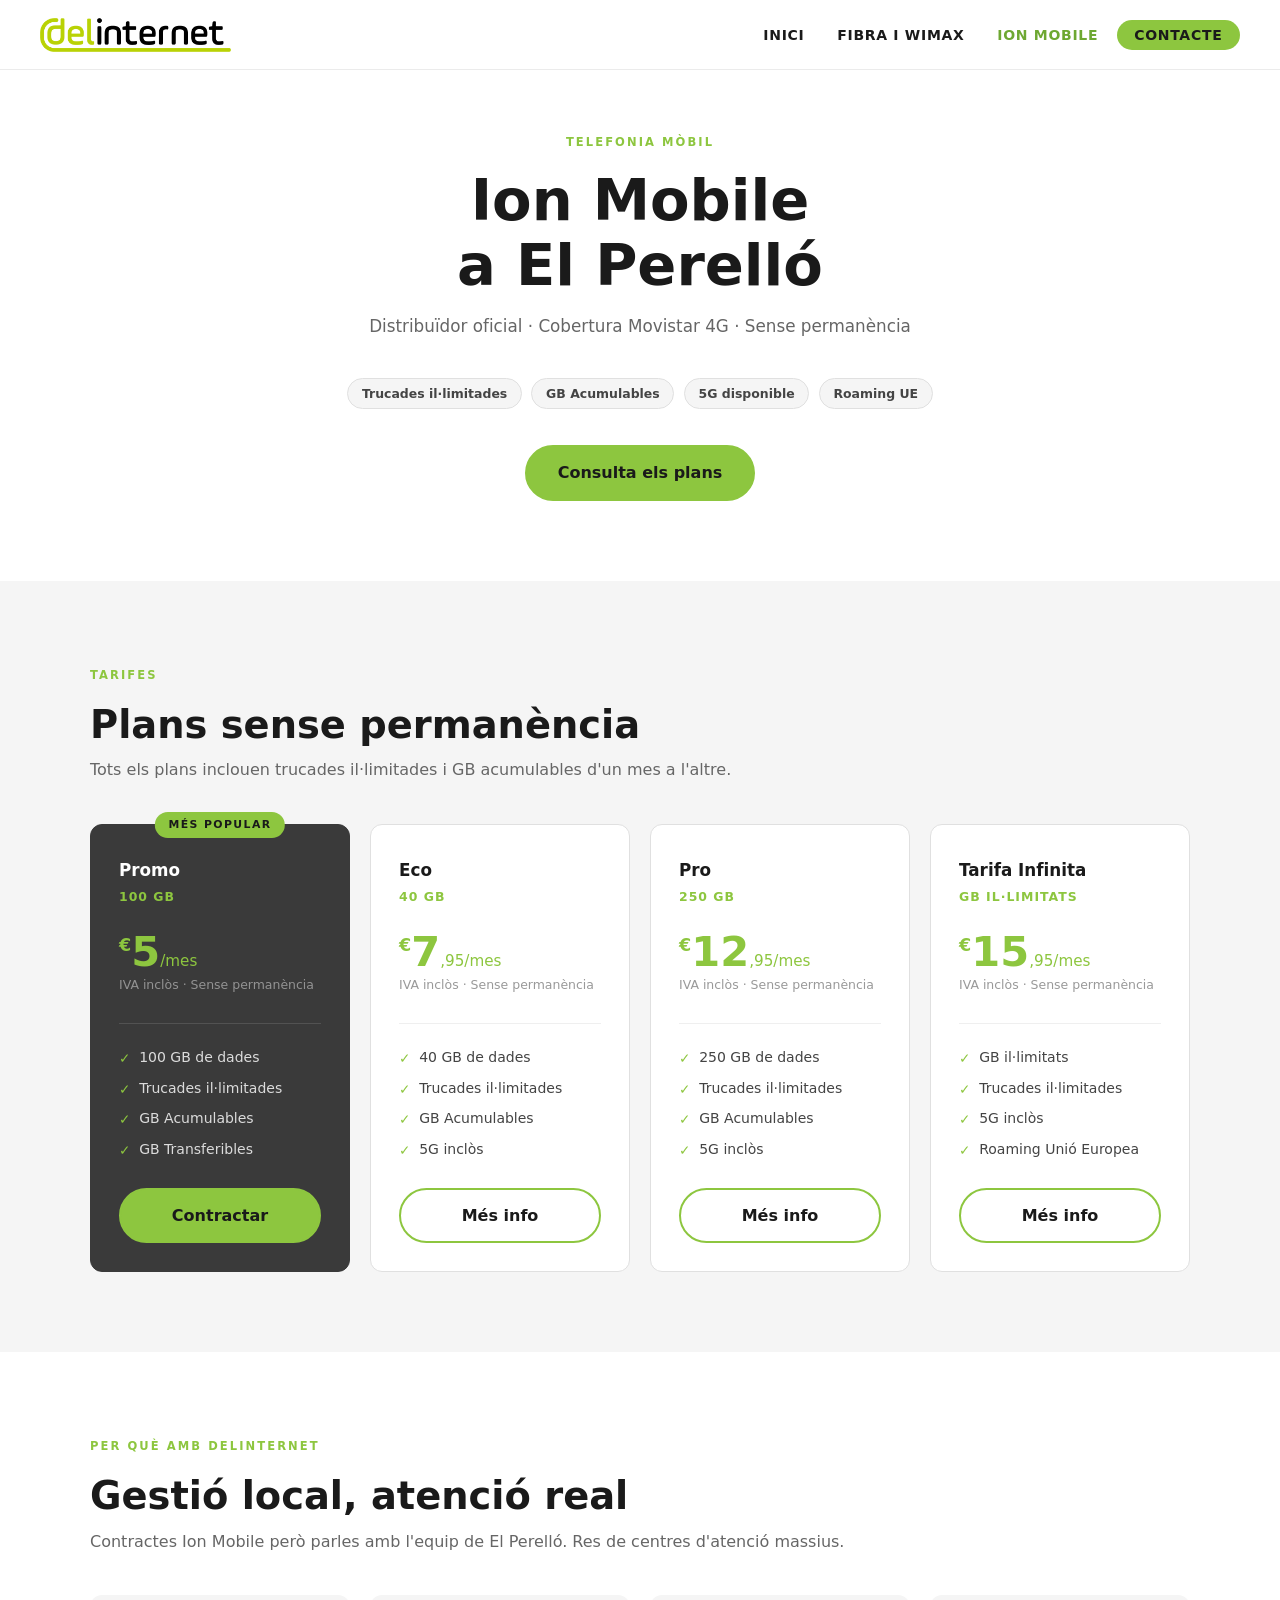
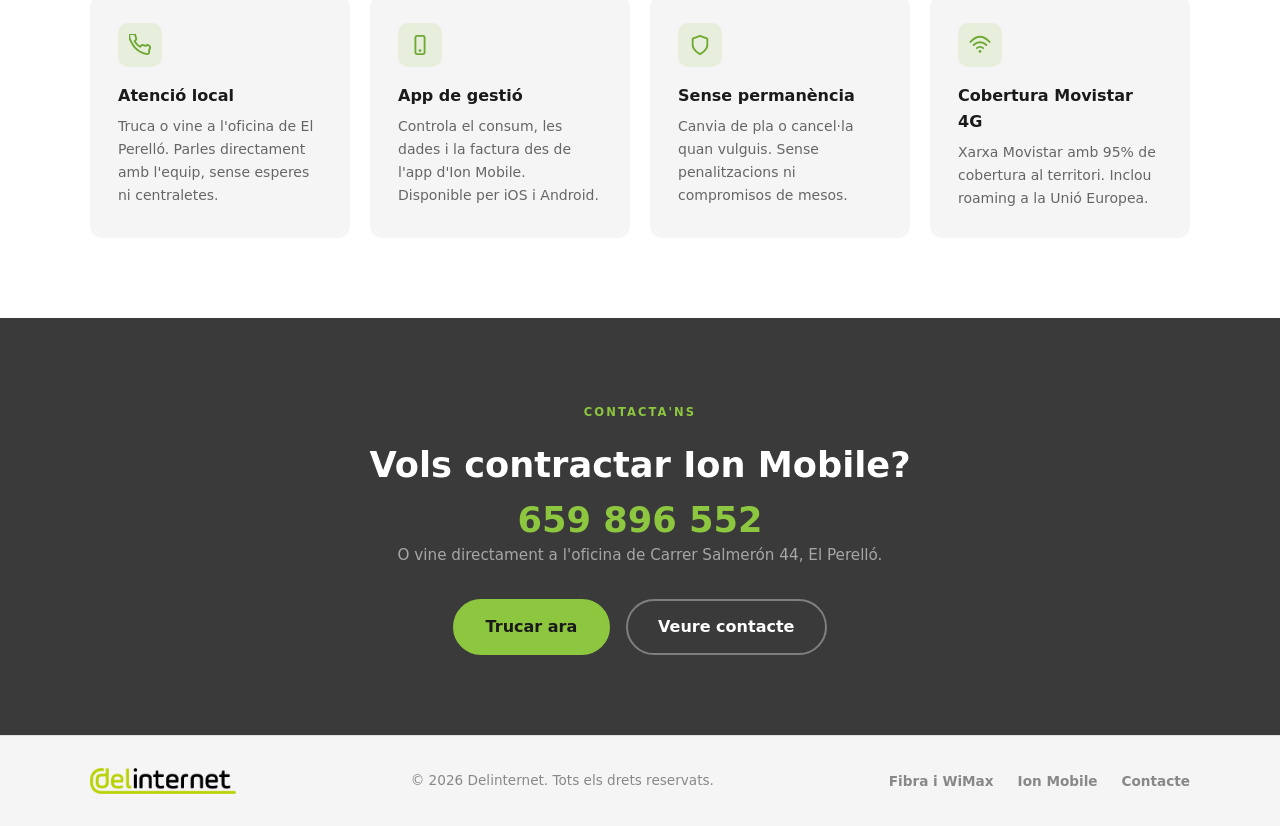
<file: ion-mobile-2/index.html>
<!DOCTYPE html>
<html lang="ca">
<head>
<meta charset="UTF-8">
<meta name="viewport" content="width=device-width, initial-scale=1.0">
<title>Ion Mobile — Delinternet</title>
<meta name="description" content="Ion Mobile a El Perelló: distribuïdor oficial amb cobertura Movistar 4G i sense permanència.">
<link rel="preconnect" href="https://api.fontshare.com">
<link href="https://api.fontshare.com/v2/css?f[]=general-sans@400,500,600,700&display=swap" rel="stylesheet">
<link rel="stylesheet" href="../assets/brand.css">
<style>
/* ---- PAGE OVERRIDES ---- */
body { background: #ffffff; color: #1a1a1a; }
.navbar { background: rgba(255,255,255,0.95); border-bottom-color: rgba(0,0,0,0.08); }
.navbar-links a { color: #1a1a1a; }
.navbar-links a:hover { background: rgba(141,198,63,0.12); }
.navbar-links a.active { color: #6ea832; }
.navbar-links .btn-nav { background: #8DC63F; color: #1a1a1a !important; }
.navbar-links .btn-nav:hover { background: #1a1a1a; color: #fff !important; }
.hamburger span { background: #1a1a1a; }

/* ---- BUTTONS ---- */
.btn-lm {
  display: inline-flex;
  align-items: center;
  gap: 0.5rem;
  padding: 0.8rem 1.9rem;
  background: #8DC63F;
  color: #1a1a1a;
  font-family: inherit;
  font-weight: 700;
  font-size: 1rem;
  border-radius: 50px;
  text-decoration: none;
  border: 2px solid #8DC63F;
  cursor: pointer;
  transition: background 0.2s, border-color 0.2s, transform 0.2s, box-shadow 0.2s;
}
.btn-lm:hover {
  background: #7ab335;
  border-color: #7ab335;
  transform: translateY(-2px);
  box-shadow: 0 8px 24px rgba(141,198,63,0.3);
}

.btn-lm-outline {
  display: inline-flex;
  align-items: center;
  gap: 0.5rem;
  padding: 0.8rem 1.9rem;
  background: transparent;
  color: #1a1a1a;
  font-family: inherit;
  font-weight: 700;
  font-size: 1rem;
  border-radius: 50px;
  text-decoration: none;
  border: 2px solid #8DC63F;
  cursor: pointer;
  transition: background 0.2s, transform 0.2s;
}
.btn-lm-outline:hover {
  background: #8DC63F;
  transform: translateY(-2px);
}

/* ---- HERO ---- */
.im-hero {
  padding: 8rem clamp(1.25rem, 4vw, 2.5rem) 5rem;
  background: #ffffff;
  text-align: center;
}
.im-hero-inner { max-width: 660px; margin: 0 auto; }

.im-label {
  display: inline-block;
  font-size: 0.72rem;
  font-weight: 700;
  letter-spacing: 0.18em;
  text-transform: uppercase;
  color: #8DC63F;
  margin-bottom: 1.1rem;
}

.im-hero h1 {
  font-size: clamp(2.2rem, 5vw, 3.6rem);
  font-weight: 700;
  color: #1a1a1a;
  line-height: 1.12;
  margin-bottom: 0.9rem;
}

.im-hero .hero-sub {
  font-size: 1.05rem;
  color: #666666;
  line-height: 1.75;
  margin-bottom: 2.25rem;
}

.hero-badges {
  display: flex;
  gap: 0.6rem;
  justify-content: center;
  flex-wrap: wrap;
  margin-bottom: 2.25rem;
}
.hero-badge {
  font-size: 0.78rem;
  font-weight: 600;
  color: #444;
  background: #f5f5f5;
  border: 1px solid #e0e0e0;
  border-radius: 50px;
  padding: 0.3rem 0.85rem;
}

/* ---- PRICING ---- */
.pricing-section {
  padding: 5rem clamp(1.25rem, 4vw, 2.5rem);
  background: #f5f5f5;
}
.pricing-inner { max-width: 1100px; margin: 0 auto; }

.section-heading {
  font-size: clamp(1.7rem, 3.5vw, 2.4rem);
  font-weight: 700;
  color: #1a1a1a;
  line-height: 1.2;
  margin-bottom: 0.6rem;
}
.section-sub {
  font-size: 1rem;
  color: #666;
  line-height: 1.65;
}

.pricing-grid {
  display: grid;
  grid-template-columns: repeat(4, 1fr);
  gap: 1.25rem;
  margin-top: 2.5rem;
  align-items: start;
}

.plan-card {
  background: #ffffff;
  border: 1px solid #e0e0e0;
  border-radius: 12px;
  padding: 2rem 1.75rem 1.75rem;
  display: flex;
  flex-direction: column;
  position: relative;
  transition: box-shadow 0.22s, transform 0.22s;
}
.plan-card:hover {
  box-shadow: 0 12px 36px rgba(0,0,0,0.09);
  transform: translateY(-3px);
}

.plan-card.featured {
  background: #3a3a3a;
  border-color: #3a3a3a;
  color: #ffffff;
}
.featured-badge {
  position: absolute;
  top: -13px;
  left: 50%;
  transform: translateX(-50%);
  background: #8DC63F;
  color: #1a1a1a;
  font-size: 0.68rem;
  font-weight: 800;
  letter-spacing: 0.13em;
  text-transform: uppercase;
  padding: 0.28rem 0.85rem;
  border-radius: 50px;
  white-space: nowrap;
}

.plan-name {
  font-size: 1.05rem;
  font-weight: 700;
  color: #1a1a1a;
  margin-bottom: 0.2rem;
}
.plan-card.featured .plan-name { color: #ffffff; }

.plan-data {
  font-size: 0.78rem;
  font-weight: 700;
  color: #8DC63F;
  letter-spacing: 0.08em;
  text-transform: uppercase;
  margin-bottom: 1.5rem;
}

.plan-price {
  font-size: 2.6rem;
  font-weight: 800;
  color: #8DC63F;
  line-height: 1;
  margin-bottom: 0.2rem;
}
.plan-price sup {
  font-size: 1.1rem;
  vertical-align: super;
  font-weight: 700;
}
.plan-price sub {
  font-size: 0.95rem;
  vertical-align: baseline;
  font-weight: 500;
}

.plan-period {
  font-size: 0.78rem;
  color: #999;
  margin-bottom: 1.75rem;
}
.plan-card.featured .plan-period { color: rgba(255,255,255,0.45); }

.plan-divider {
  height: 1px;
  background: #efefef;
  margin-bottom: 1.5rem;
}
.plan-card.featured .plan-divider { background: rgba(255,255,255,0.12); }

.plan-features {
  list-style: none;
  display: flex;
  flex-direction: column;
  gap: 0.65rem;
  flex: 1;
  margin-bottom: 1.75rem;
}
.plan-features li {
  display: flex;
  align-items: flex-start;
  gap: 0.55rem;
  font-size: 0.875rem;
  color: #444;
  line-height: 1.4;
}
.plan-card.featured .plan-features li { color: rgba(255,255,255,0.82); }
.plan-features li::before {
  content: '✓';
  color: #8DC63F;
  font-weight: 800;
  font-size: 0.85rem;
  flex-shrink: 0;
  margin-top: 1px;
}

/* ---- WHY DELINTERNET ---- */
.why-section {
  padding: 5rem clamp(1.25rem, 4vw, 2.5rem);
  background: #ffffff;
}
.why-inner { max-width: 1100px; margin: 0 auto; }
.why-grid {
  display: grid;
  grid-template-columns: repeat(auto-fit, minmax(240px, 1fr));
  gap: 1.25rem;
  margin-top: 2.5rem;
}
.why-block {
  background: #f5f5f5;
  border-radius: 12px;
  padding: 1.75rem;
}
.why-icon {
  width: 44px; height: 44px;
  background: rgba(141,198,63,0.14);
  border-radius: 10px;
  display: flex; align-items: center; justify-content: center;
  margin-bottom: 1rem;
}
.why-icon svg { width: 22px; height: 22px; stroke: #6ea832; fill: none; stroke-width: 2; stroke-linecap: round; stroke-linejoin: round; }
.why-block h3 { font-size: 1rem; font-weight: 700; color: #1a1a1a; margin-bottom: 0.4rem; }
.why-block p { font-size: 0.875rem; color: #666; line-height: 1.65; }

/* ---- CTA ---- */
.im-cta {
  padding: 5rem clamp(1.25rem, 4vw, 2.5rem) 5rem;
  background: #3a3a3a;
  text-align: center;
}
.im-cta-inner { max-width: 560px; margin: 0 auto; }
.im-cta .cta-label {
  display: inline-block;
  font-size: 0.72rem;
  font-weight: 700;
  letter-spacing: 0.18em;
  text-transform: uppercase;
  color: #8DC63F;
  margin-bottom: 1rem;
}
.im-cta h2 { font-size: clamp(1.6rem, 3vw, 2.2rem); font-weight: 700; color: #ffffff; margin-bottom: 0.5rem; }
.im-cta .phone-num { font-size: 2.2rem; font-weight: 800; color: #8DC63F; margin-bottom: 0.4rem; line-height: 1; }
.im-cta .cta-desc { font-size: 0.95rem; color: rgba(255,255,255,0.55); margin-bottom: 2rem; }

/* ---- FOOTER OVERRIDE ---- */
.footer { background: #f5f5f5; border-top-color: #e0e0e0; }
.footer-copy { color: #888; }
.footer-nav a { color: #888; }
.footer-nav a:hover { color: #1a1a1a; }

/* ---- RESPONSIVE ---- */
@media (max-width: 900px) {
  .pricing-grid { grid-template-columns: 1fr 1fr; }
}
@media (max-width: 600px) {
  .pricing-grid { grid-template-columns: 1fr; }
  .why-grid { grid-template-columns: 1fr; }
}
</style>
</head>
<body>

<!-- NAVBAR -->
<header class="navbar">
  <a class="navbar-logo" href="../index.html">
    <img src="../assets/img/logo-b.png" alt="Delinternet">
  </a>
  <nav aria-label="Navegació principal">
    <ul class="navbar-links" id="nav-links">
      <li><a href="../index.html">Inici</a></li>
      <li><a href="../fibra-2/index.html">Fibra i WiMax</a></li>
      <li><a href="../ion-mobile-2/index.html" class="active">Ion Mobile</a></li>
      <li><a href="../contacte/index.html" class="btn-nav">Contacte</a></li>
    </ul>
  </nav>
  <button class="hamburger" id="hamburger" aria-label="Obrir menú" aria-expanded="false">
    <span></span><span></span><span></span>
  </button>
</header>

<!-- HERO -->
<section class="im-hero">
  <div class="im-hero-inner">
    <p class="im-label">Telefonia mòbil</p>
    <h1>Ion Mobile<br>a El Perelló</h1>
    <p class="hero-sub">
      Distribuïdor oficial · Cobertura Movistar 4G · Sense permanència
    </p>
    <div class="hero-badges">
      <span class="hero-badge">Trucades il·limitades</span>
      <span class="hero-badge">GB Acumulables</span>
      <span class="hero-badge">5G disponible</span>
      <span class="hero-badge">Roaming UE</span>
    </div>
    <a href="#tarifes" class="btn-lm">Consulta els plans</a>
  </div>
</section>

<!-- PRICING -->
<section class="pricing-section" id="tarifes">
  <div class="pricing-inner">
    <p class="im-label">Tarifes</p>
    <h2 class="section-heading">Plans sense permanència</h2>
    <p class="section-sub">Tots els plans inclouen trucades il·limitades i GB acumulables d'un mes a l'altre.</p>

    <div class="pricing-grid">

      <!-- Card 1 — FEATURED -->
      <div class="plan-card featured">
        <span class="featured-badge">Més popular</span>
        <div class="plan-name">Promo</div>
        <div class="plan-data">100 GB</div>
        <div class="plan-price"><sup>€</sup>5<sub>/mes</sub></div>
        <div class="plan-period">IVA inclòs · Sense permanència</div>
        <div class="plan-divider"></div>
        <ul class="plan-features">
          <li>100 GB de dades</li>
          <li>Trucades il·limitades</li>
          <li>GB Acumulables</li>
          <li>GB Transferibles</li>
        </ul>
        <a href="../contacte/index.html" class="btn-lm" style="justify-content:center;">Contractar</a>
      </div>

      <!-- Card 2 -->
      <div class="plan-card">
        <div class="plan-name">Eco</div>
        <div class="plan-data">40 GB</div>
        <div class="plan-price"><sup>€</sup>7<sub>,95/mes</sub></div>
        <div class="plan-period">IVA inclòs · Sense permanència</div>
        <div class="plan-divider"></div>
        <ul class="plan-features">
          <li>40 GB de dades</li>
          <li>Trucades il·limitades</li>
          <li>GB Acumulables</li>
          <li>5G inclòs</li>
        </ul>
        <a href="../contacte/index.html" class="btn-lm-outline" style="justify-content:center;">Més info</a>
      </div>

      <!-- Card 3 -->
      <div class="plan-card">
        <div class="plan-name">Pro</div>
        <div class="plan-data">250 GB</div>
        <div class="plan-price"><sup>€</sup>12<sub>,95/mes</sub></div>
        <div class="plan-period">IVA inclòs · Sense permanència</div>
        <div class="plan-divider"></div>
        <ul class="plan-features">
          <li>250 GB de dades</li>
          <li>Trucades il·limitades</li>
          <li>GB Acumulables</li>
          <li>5G inclòs</li>
        </ul>
        <a href="../contacte/index.html" class="btn-lm-outline" style="justify-content:center;">Més info</a>
      </div>

      <!-- Card 4 -->
      <div class="plan-card">
        <div class="plan-name">Tarifa Infinita</div>
        <div class="plan-data">GB Il·limitats</div>
        <div class="plan-price"><sup>€</sup>15<sub>,95/mes</sub></div>
        <div class="plan-period">IVA inclòs · Sense permanència</div>
        <div class="plan-divider"></div>
        <ul class="plan-features">
          <li>GB il·limitats</li>
          <li>Trucades il·limitades</li>
          <li>5G inclòs</li>
          <li>Roaming Unió Europea</li>
        </ul>
        <a href="../contacte/index.html" class="btn-lm-outline" style="justify-content:center;">Més info</a>
      </div>

    </div>
  </div>
</section>

<!-- WHY DELINTERNET -->
<section class="why-section">
  <div class="why-inner">
    <p class="im-label">Per què amb Delinternet</p>
    <h2 class="section-heading">Gestió local, atenció real</h2>
    <p class="section-sub">Contractes Ion Mobile però parles amb l'equip de El Perelló. Res de centres d'atenció massius.</p>

    <div class="why-grid">

      <div class="why-block">
        <div class="why-icon">
          <svg viewBox="0 0 24 24">
            <path d="M22 16.92v3a2 2 0 01-2.18 2 19.79 19.79 0 01-8.63-3.07A19.5 19.5 0 013.09 9.81 19.79 19.79 0 01.06 1.21 2 2 0 012.06 0h3a2 2 0 012 1.72c.127.96.361 1.903.7 2.81a2 2 0 01-.45 2.11L6.09 7.91a16 16 0 006 6l1.27-1.27a2 2 0 012.11-.45c.907.339 1.85.573 2.81.7A2 2 0 0122 16.92z"/>
          </svg>
        </div>
        <h3>Atenció local</h3>
        <p>Truca o vine a l'oficina de El Perelló. Parles directament amb l'equip, sense esperes ni centraletes.</p>
      </div>

      <div class="why-block">
        <div class="why-icon">
          <svg viewBox="0 0 24 24">
            <rect x="7" y="2" width="10" height="20" rx="2"/>
            <line x1="12" y1="18" x2="12.01" y2="18" stroke-width="3"/>
          </svg>
        </div>
        <h3>App de gestió</h3>
        <p>Controla el consum, les dades i la factura des de l'app d'Ion Mobile. Disponible per iOS i Android.</p>
      </div>

      <div class="why-block">
        <div class="why-icon">
          <svg viewBox="0 0 24 24">
            <path d="M12 22s8-4 8-10V5l-8-3-8 3v7c0 6 8 10 8 10z"/>
          </svg>
        </div>
        <h3>Sense permanència</h3>
        <p>Canvia de pla o cancel·la quan vulguis. Sense penalitzacions ni compromisos de mesos.</p>
      </div>

      <div class="why-block">
        <div class="why-icon">
          <svg viewBox="0 0 24 24">
            <path d="M1.5 8.5C5 5 9.5 3 12 3s7 2 10.5 5.5"/>
            <path d="M5 12c1.9-1.9 4.3-3 7-3s5.1 1.1 7 3"/>
            <path d="M8.5 15.5C9.7 14.3 10.8 14 12 14s2.3.3 3.5 1.5"/>
            <circle cx="12" cy="19" r="1.5" fill="#6ea832" stroke="none"/>
          </svg>
        </div>
        <h3>Cobertura Movistar 4G</h3>
        <p>Xarxa Movistar amb 95% de cobertura al territori. Inclou roaming a la Unió Europea.</p>
      </div>

    </div>
  </div>
</section>

<!-- CTA -->
<section class="im-cta">
  <div class="im-cta-inner">
    <p class="cta-label">Contacta'ns</p>
    <h2>Vols contractar Ion Mobile?</h2>
    <div class="phone-num">659 896 552</div>
    <p class="cta-desc">O vine directament a l'oficina de Carrer Salmerón 44, El Perelló.</p>
    <div style="display:flex; gap:1rem; justify-content:center; flex-wrap:wrap;">
      <a href="tel:+34659896552" class="btn-lm">Trucar ara</a>
      <a href="../contacte/index.html" class="btn-lm-outline" style="color:#fff; border-color:rgba(255,255,255,0.35);">Veure contacte</a>
    </div>
  </div>
</section>

<!-- FOOTER -->
<footer class="footer">
  <div class="footer-inner">
    <img src="../assets/img/logo-b.png" alt="Delinternet">
    <p class="footer-copy">© 2026 Delinternet. Tots els drets reservats.</p>
    <ul class="footer-nav">
      <li><a href="../fibra-2/index.html">Fibra i WiMax</a></li>
      <li><a href="../ion-mobile-2/index.html">Ion Mobile</a></li>
      <li><a href="../contacte/index.html">Contacte</a></li>
    </ul>
  </div>
</footer>

<script>
  const ham = document.getElementById('hamburger');
  const nav = document.getElementById('nav-links');
  ham.addEventListener('click', () => {
    const open = nav.classList.toggle('open');
    ham.setAttribute('aria-expanded', open);
  });
</script>
</body>
</html>
</file>
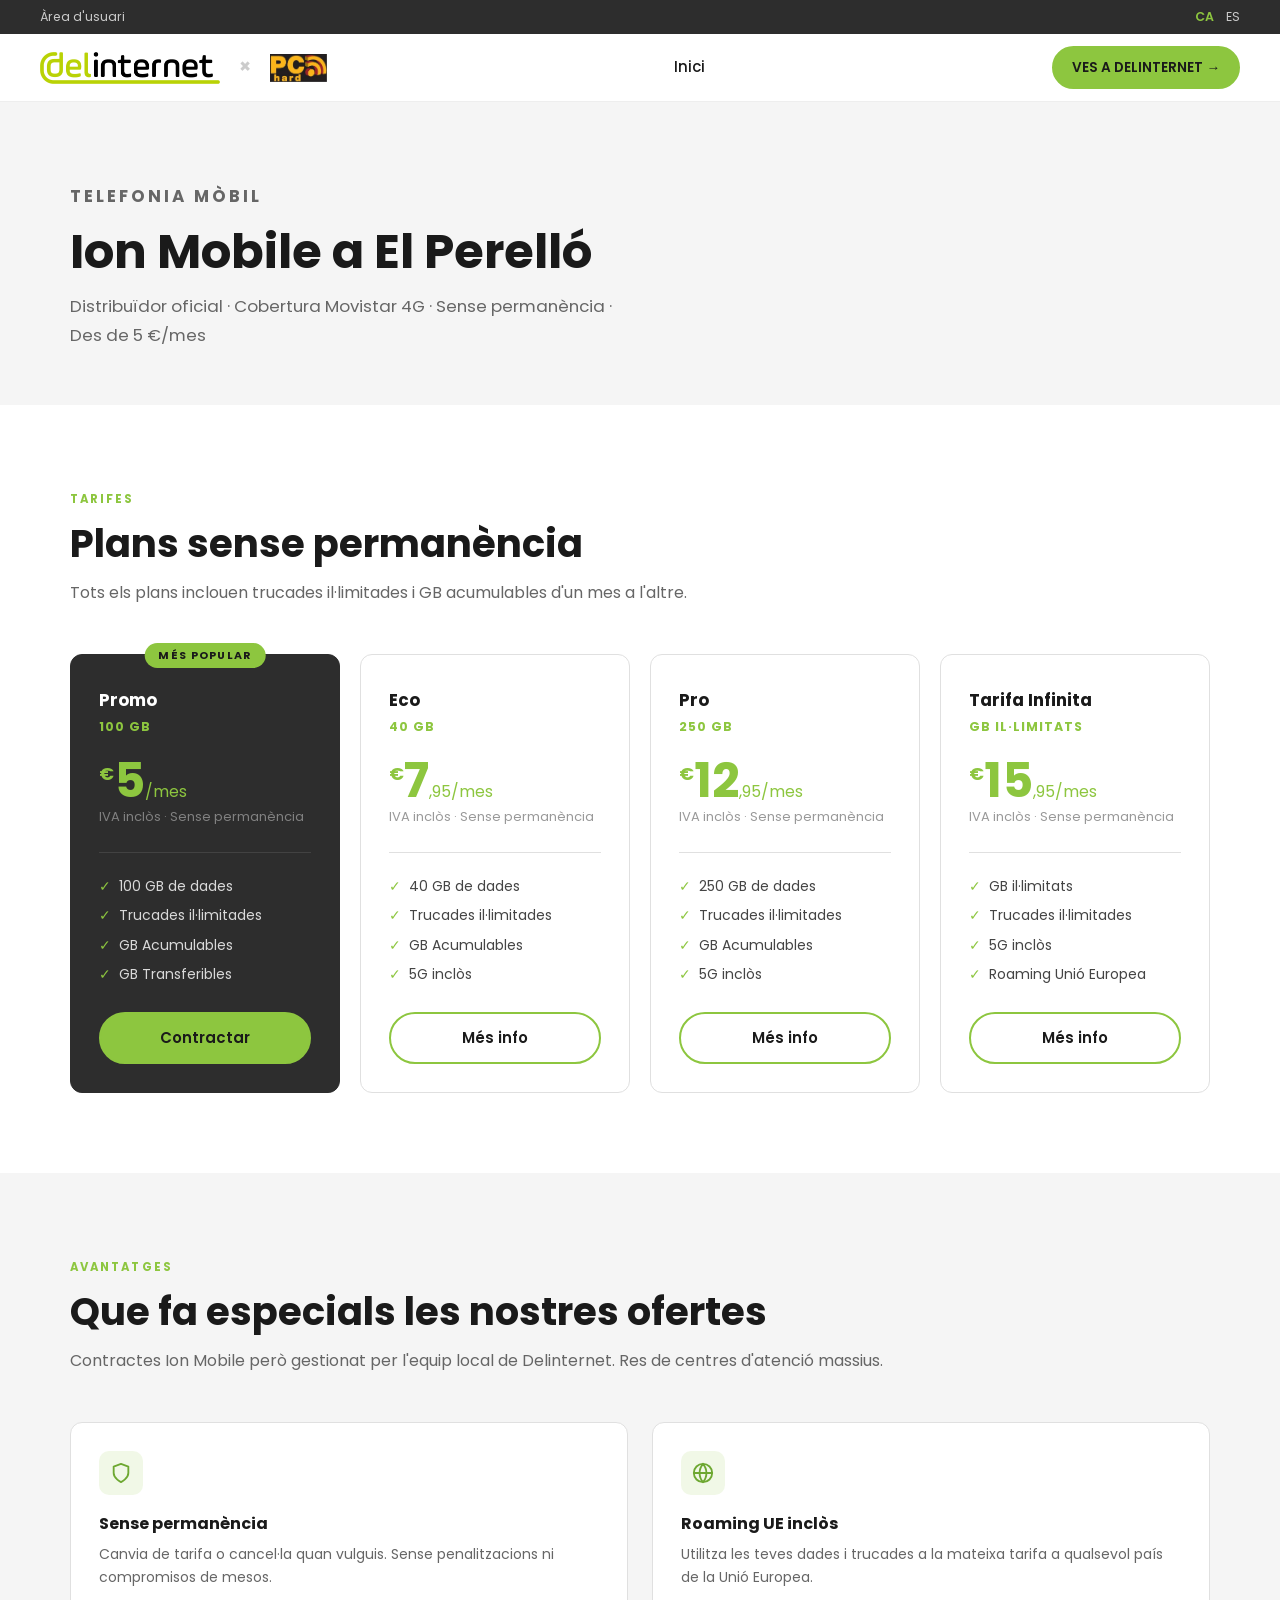
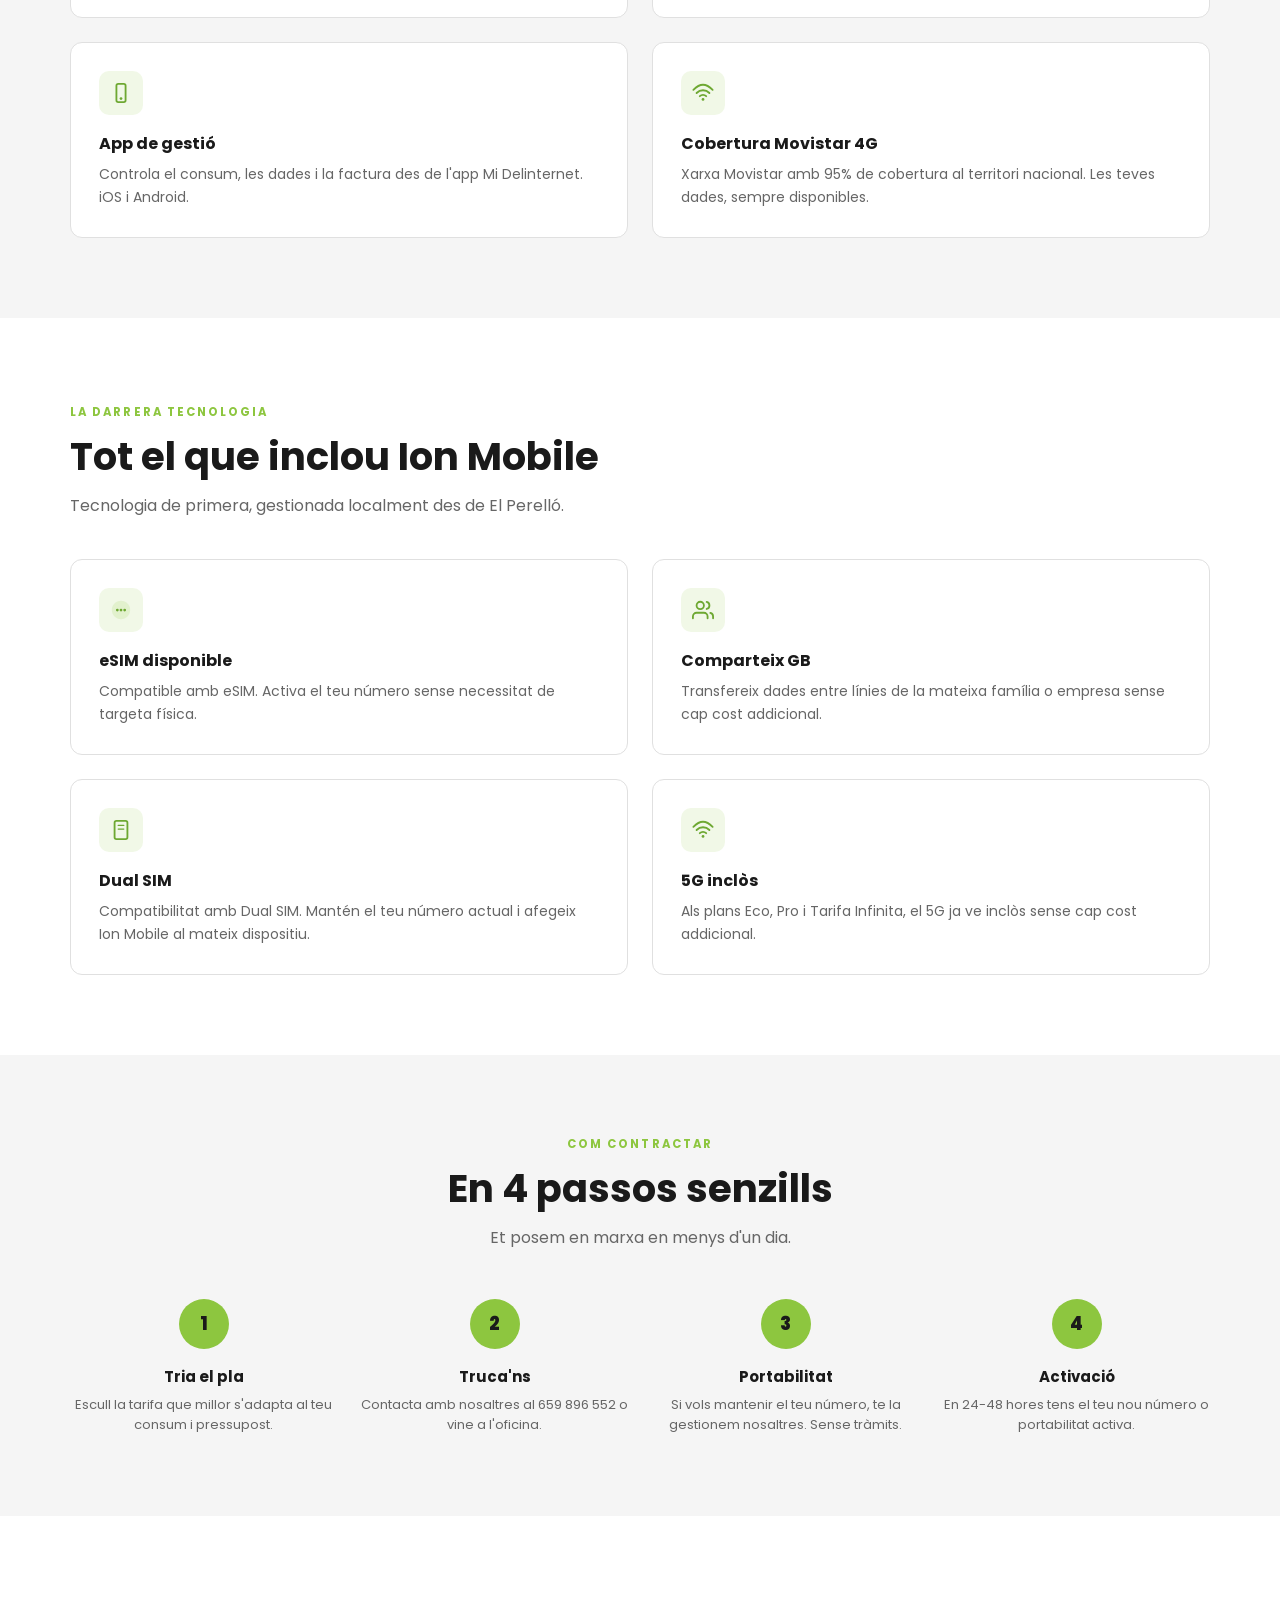
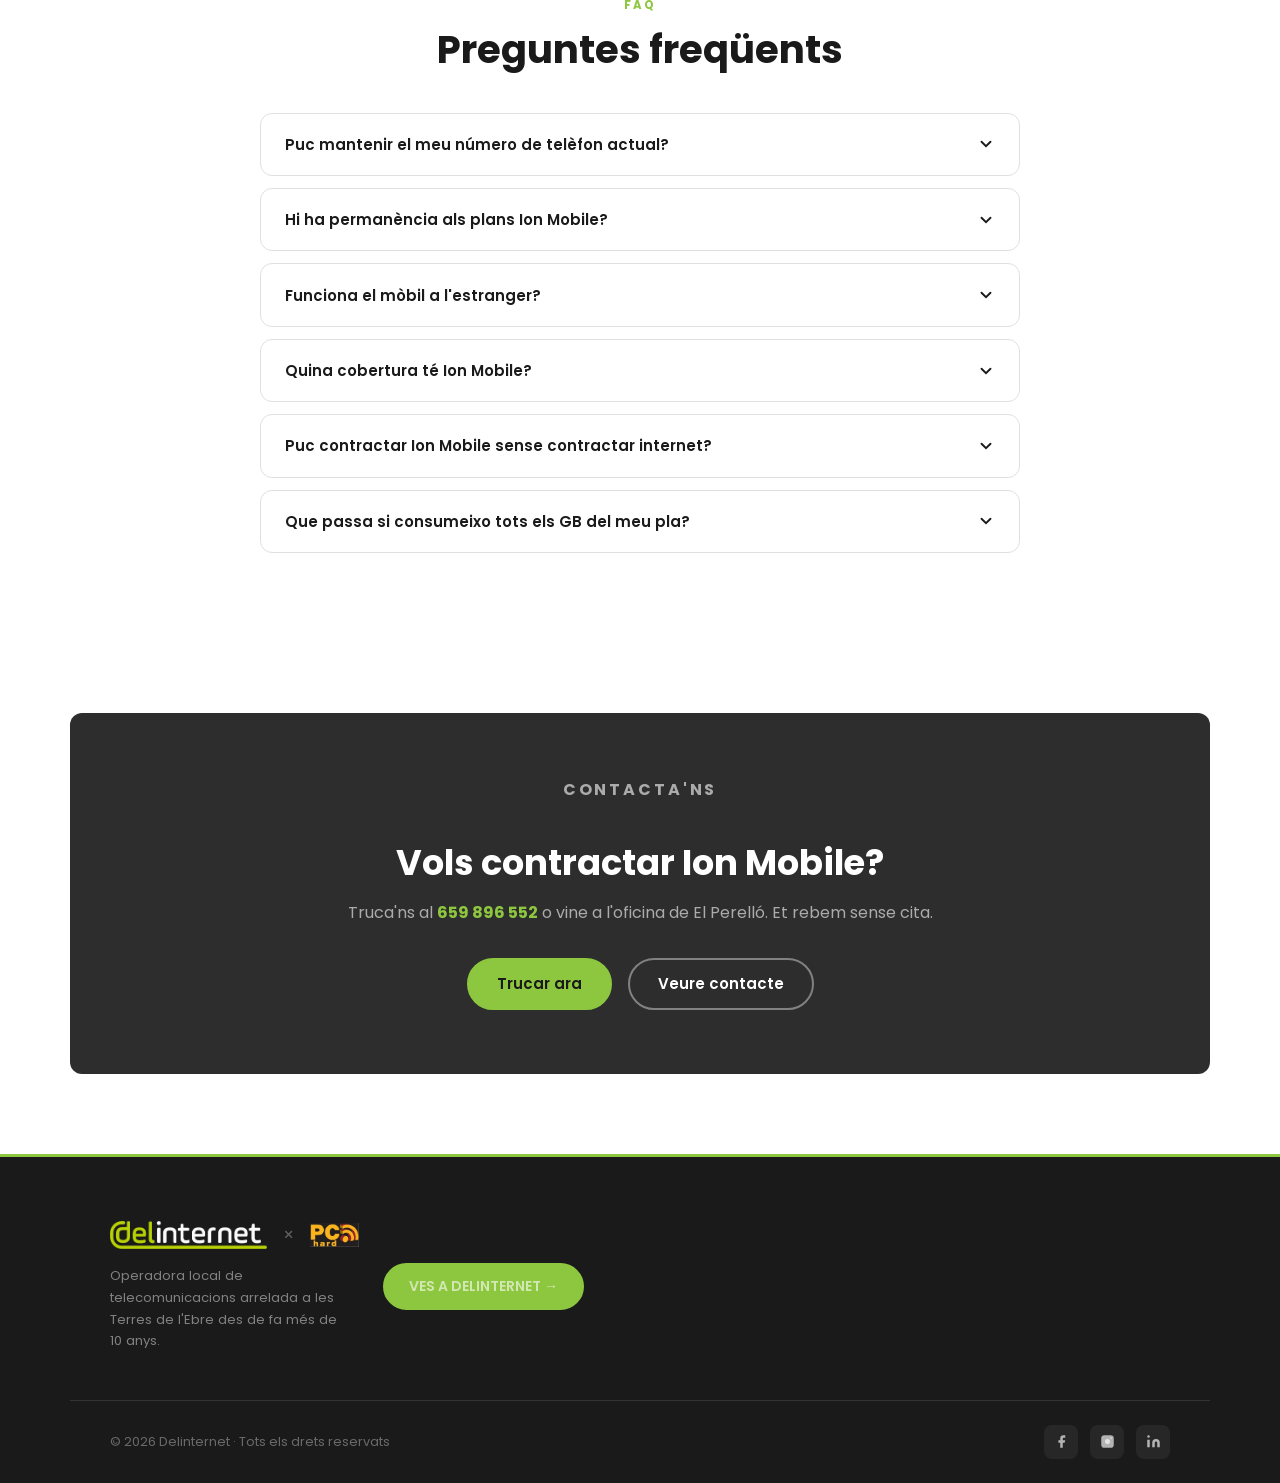
<file: ion-mobile/index.html>
<!DOCTYPE html>
<html lang="ca">
<head>
<meta charset="UTF-8">
<meta name="viewport" content="width=device-width, initial-scale=1.0">
<title>Ion Mobile — Delinternet</title>
<meta name="description" content="Ion Mobile a El Perelló: distribuïdor oficial. Tarifes des de 5€/mes, cobertura Movistar 4G, sense permanència.">
<link rel="preconnect" href="https://fonts.googleapis.com">
<link href="https://fonts.googleapis.com/css2?family=Poppins:wght@400;500;600;700&display=swap" rel="stylesheet">
<link rel="stylesheet" href="../assets/style.css">
</head>
<body>

<!-- PAGE HERO -->
<div class="page-hero">
  <div class="page-hero-inner">
    <p class="section-label">Telefonia mòbil</p>
    <h1>Ion Mobile a El Perelló</h1>
    <p>Distribuïdor oficial · Cobertura Movistar 4G · Sense permanència · Des de 5 €/mes</p>
  </div>
</div>

<!-- PLANS -->
<section class="section">
  <div class="section-inner">
    <p class="section-label">Tarifes</p>
    <h2 class="section-title">Plans sense permanència</h2>
    <p class="section-desc">Tots els plans inclouen trucades il·limitades i GB acumulables d'un mes a l'altre.</p>

    <div class="plans-grid">

      <!-- Promo — FEATURED -->
      <div class="plan-card featured">
        <span class="plan-badge">Més popular</span>
        <div class="plan-name">Promo</div>
        <div class="plan-data">100 GB</div>
        <div class="plan-price"><sup>€</sup>5<sub>/mes</sub></div>
        <div class="plan-period">IVA inclòs · Sense permanència</div>
        <div class="plan-divider"></div>
        <ul class="plan-features">
          <li>100 GB de dades</li>
          <li>Trucades il·limitades</li>
          <li>GB Acumulables</li>
          <li>GB Transferibles</li>
        </ul>
        <a href="../contacte/index.html" class="btn-green" style="justify-content:center;">Contractar</a>
      </div>

      <!-- Eco -->
      <div class="plan-card">
        <div class="plan-name">Eco</div>
        <div class="plan-data">40 GB</div>
        <div class="plan-price"><sup>€</sup>7<sub>,95/mes</sub></div>
        <div class="plan-period">IVA inclòs · Sense permanència</div>
        <div class="plan-divider"></div>
        <ul class="plan-features">
          <li>40 GB de dades</li>
          <li>Trucades il·limitades</li>
          <li>GB Acumulables</li>
          <li>5G inclòs</li>
        </ul>
        <a href="../contacte/index.html" class="btn-outline-green" style="justify-content:center;">Més info</a>
      </div>

      <!-- Pro -->
      <div class="plan-card">
        <div class="plan-name">Pro</div>
        <div class="plan-data">250 GB</div>
        <div class="plan-price"><sup>€</sup>12<sub>,95/mes</sub></div>
        <div class="plan-period">IVA inclòs · Sense permanència</div>
        <div class="plan-divider"></div>
        <ul class="plan-features">
          <li>250 GB de dades</li>
          <li>Trucades il·limitades</li>
          <li>GB Acumulables</li>
          <li>5G inclòs</li>
        </ul>
        <a href="../contacte/index.html" class="btn-outline-green" style="justify-content:center;">Més info</a>
      </div>

      <!-- Infinita -->
      <div class="plan-card">
        <div class="plan-name">Tarifa Infinita</div>
        <div class="plan-data">GB Il·limitats</div>
        <div class="plan-price"><sup>€</sup>15<sub>,95/mes</sub></div>
        <div class="plan-period">IVA inclòs · Sense permanència</div>
        <div class="plan-divider"></div>
        <ul class="plan-features">
          <li>GB il·limitats</li>
          <li>Trucades il·limitades</li>
          <li>5G inclòs</li>
          <li>Roaming Unió Europea</li>
        </ul>
        <a href="../contacte/index.html" class="btn-outline-green" style="justify-content:center;">Més info</a>
      </div>

    </div>
  </div>
</section>

<!-- WHY DELINTERNET -->
<section class="section alt">
  <div class="section-inner">
    <p class="section-label">Avantatges</p>
    <h2 class="section-title">Que fa especials les nostres ofertes</h2>
    <p class="section-desc">Contractes Ion Mobile però gestionat per l'equip local de Delinternet. Res de centres d'atenció massius.</p>

    <div class="why-grid">
      <div class="why-block">
        <div class="why-icon">
          <svg viewBox="0 0 24 24">
            <path d="M12 22s8-4 8-10V5l-8-3-8 3v7c0 6 8 10 8 10z"/>
          </svg>
        </div>
        <h3>Sense permanència</h3>
        <p>Canvia de tarifa o cancel·la quan vulguis. Sense penalitzacions ni compromisos de mesos.</p>
      </div>
      <div class="why-block">
        <div class="why-icon">
          <svg viewBox="0 0 24 24">
            <circle cx="12" cy="12" r="10"/>
            <path d="M2 12h20M12 2a15.3 15.3 0 010 20M12 2a15.3 15.3 0 000 20"/>
          </svg>
        </div>
        <h3>Roaming UE inclòs</h3>
        <p>Utilitza les teves dades i trucades a la mateixa tarifa a qualsevol país de la Unió Europea.</p>
      </div>
      <div class="why-block">
        <div class="why-icon">
          <svg viewBox="0 0 24 24">
            <rect x="7" y="2" width="10" height="20" rx="2"/>
            <line x1="12" y1="18" x2="12.01" y2="18" stroke-width="3"/>
          </svg>
        </div>
        <h3>App de gestió</h3>
        <p>Controla el consum, les dades i la factura des de l'app Mi Delinternet. iOS i Android.</p>
      </div>
      <div class="why-block">
        <div class="why-icon">
          <svg viewBox="0 0 24 24">
            <path d="M1.5 8.5C5 5 9.5 3 12 3s7 2 10.5 5.5"/>
            <path d="M5 12c1.9-1.9 4.3-3 7-3s5.1 1.1 7 3"/>
            <path d="M8.5 15.5C9.7 14.3 10.8 14 12 14s2.3.3 3.5 1.5"/>
            <circle cx="12" cy="19" r="1.5" fill="#6ea832" stroke="none"/>
          </svg>
        </div>
        <h3>Cobertura Movistar 4G</h3>
        <p>Xarxa Movistar amb 95% de cobertura al territori nacional. Les teves dades, sempre disponibles.</p>
      </div>
    </div>
  </div>
</section>

<!-- TECH FEATURES -->
<section class="section">
  <div class="section-inner">
    <p class="section-label">La darrera tecnologia</p>
    <h2 class="section-title">Tot el que inclou Ion Mobile</h2>
    <p class="section-desc">Tecnologia de primera, gestionada localment des de El Perelló.</p>

    <div class="why-grid" style="margin-top:2.5rem;">
      <div class="why-block">
        <div class="why-icon">
          <svg viewBox="0 0 24 24">
            <path d="M12 2C6.48 2 2 6.48 2 12s4.48 10 10 10 10-4.48 10-10S17.52 2 12 2z" fill="rgba(141,198,63,0.15)" stroke="none"/>
            <path d="M8 12h.01M12 12h.01M16 12h.01" stroke-width="3" stroke-linecap="round"/>
          </svg>
        </div>
        <h3>eSIM disponible</h3>
        <p>Compatible amb eSIM. Activa el teu número sense necessitat de targeta física.</p>
      </div>
      <div class="why-block">
        <div class="why-icon">
          <svg viewBox="0 0 24 24">
            <path d="M17 21v-2a4 4 0 00-4-4H5a4 4 0 00-4 4v2"/>
            <circle cx="9" cy="7" r="4"/>
            <path d="M23 21v-2a4 4 0 00-3-3.87M16 3.13a4 4 0 010 7.75"/>
          </svg>
        </div>
        <h3>Comparteix GB</h3>
        <p>Transfereix dades entre línies de la mateixa família o empresa sense cap cost addicional.</p>
      </div>
      <div class="why-block">
        <div class="why-icon">
          <svg viewBox="0 0 24 24">
            <rect x="5" y="2" width="14" height="20" rx="2"/>
            <line x1="9" y1="7" x2="15" y2="7" stroke-width="1.5"/>
            <line x1="9" y1="11" x2="15" y2="11" stroke-width="1.5"/>
          </svg>
        </div>
        <h3>Dual SIM</h3>
        <p>Compatibilitat amb Dual SIM. Mantén el teu número actual i afegeix Ion Mobile al mateix dispositiu.</p>
      </div>
      <div class="why-block">
        <div class="why-icon">
          <svg viewBox="0 0 24 24">
            <path d="M1.5 8.5C5 5 9.5 3 12 3s7 2 10.5 5.5"/>
            <path d="M5 12c1.9-1.9 4.3-3 7-3s5.1 1.1 7 3"/>
            <path d="M8.5 15.5C9.7 14.3 10.8 14 12 14s2.3.3 3.5 1.5"/>
            <circle cx="12" cy="19" r="1.5" fill="#6ea832" stroke="none"/>
          </svg>
        </div>
        <h3>5G inclòs</h3>
        <p>Als plans Eco, Pro i Tarifa Infinita, el 5G ja ve inclòs sense cap cost addicional.</p>
      </div>
    </div>
  </div>
</section>

<!-- HOW TO CONTRACT -->
<section class="section alt">
  <div class="section-inner">
    <p class="section-label" style="display:block;text-align:center;">Com contractar</p>
    <h2 class="section-title center">En 4 passos senzills</h2>
    <p class="section-desc center">Et posem en marxa en menys d'un dia.</p>

    <div class="steps-row">
      <div class="step">
        <div class="step-num">1</div>
        <h3>Tria el pla</h3>
        <p>Escull la tarifa que millor s'adapta al teu consum i pressupost.</p>
      </div>
      <div class="step">
        <div class="step-num">2</div>
        <h3>Truca'ns</h3>
        <p>Contacta amb nosaltres al 659 896 552 o vine a l'oficina.</p>
      </div>
      <div class="step">
        <div class="step-num">3</div>
        <h3>Portabilitat</h3>
        <p>Si vols mantenir el teu número, te la gestionem nosaltres. Sense tràmits.</p>
      </div>
      <div class="step">
        <div class="step-num">4</div>
        <h3>Activació</h3>
        <p>En 24-48 hores tens el teu nou número o portabilitat activa.</p>
      </div>
    </div>
  </div>
</section>

<!-- FAQ -->
<section class="section">
  <div class="section-inner" style="max-width:760px;">
    <p class="section-label" style="display:block;text-align:center;">FAQ</p>
    <h2 class="section-title center">Preguntes freqüents</h2>

    <div class="faq-list">

      <div class="faq-item">
        <button class="faq-q" aria-expanded="false">
          Puc mantenir el meu número de telèfon actual?
          <svg class="faq-chevron" viewBox="0 0 24 24"><polyline points="6 9 12 15 18 9"/></svg>
        </button>
        <div class="faq-a"><div class="faq-a-inner">Sí. Gestionem nosaltres la portabilitat sense cap cost addicional. El procés sol trigar entre 24 i 48 hores. Durant la transició el teu número continua actiu.</div></div>
      </div>

      <div class="faq-item">
        <button class="faq-q" aria-expanded="false">
          Hi ha permanència als plans Ion Mobile?
          <svg class="faq-chevron" viewBox="0 0 24 24"><polyline points="6 9 12 15 18 9"/></svg>
        </button>
        <div class="faq-a"><div class="faq-a-inner">No. Cap dels plans té permanència. Pots canviar de tarifa o cancel·lar el servei quan vulguis sense cap penalització.</div></div>
      </div>

      <div class="faq-item">
        <button class="faq-q" aria-expanded="false">
          Funciona el mòbil a l'estranger?
          <svg class="faq-chevron" viewBox="0 0 24 24"><polyline points="6 9 12 15 18 9"/></svg>
        </button>
        <div class="faq-a"><div class="faq-a-inner">Sí, tots els plans inclouen roaming a la Unió Europea. Pots fer trucades i usar les teves dades als mateixos preus que a Espanya en qualsevol país de la UE.</div></div>
      </div>

      <div class="faq-item">
        <button class="faq-q" aria-expanded="false">
          Quina cobertura té Ion Mobile?
          <svg class="faq-chevron" viewBox="0 0 24 24"><polyline points="6 9 12 15 18 9"/></svg>
        </button>
        <div class="faq-a"><div class="faq-a-inner">Ion Mobile utilitza la xarxa de Movistar, que cobreix el 95% del territori nacional. És una de les xarxes amb major cobertura a Espanya, especialment en zones rurals com les Terres de l'Ebre.</div></div>
      </div>

      <div class="faq-item">
        <button class="faq-q" aria-expanded="false">
          Puc contractar Ion Mobile sense contractar internet?
          <svg class="faq-chevron" viewBox="0 0 24 24"><polyline points="6 9 12 15 18 9"/></svg>
        </button>
        <div class="faq-a"><div class="faq-a-inner">Sí. Ion Mobile és completament independent del servei d'internet. Pots contractar-lo sols o combinat amb fibra o radioenllaç de Delinternet.</div></div>
      </div>

      <div class="faq-item">
        <button class="faq-q" aria-expanded="false">
          Que passa si consumeixo tots els GB del meu pla?
          <svg class="faq-chevron" viewBox="0 0 24 24"><polyline points="6 9 12 15 18 9"/></svg>
        </button>
        <div class="faq-a"><div class="faq-a-inner">Un cop esgotats els GB del pla, la connexió de dades es redueix a velocitat baixa (64 kbps) fins al proper cicle. Les trucades sempre continuen actives. En els plans que ho permeten, pots transferir GB acumulats d'un mes anterior.</div></div>
      </div>

    </div>
  </div>
</section>

<!-- CTA -->
<section class="section" style="padding-bottom:5rem;">
  <div class="section-inner">
    <div class="cta-block">
      <p class="section-label">Contacta'ns</p>
      <h2>Vols contractar Ion Mobile?</h2>
      <p>Truca'ns al <strong style="color:#8dc63f;">659 896 552</strong> o vine a l'oficina de El Perelló. Et rebem sense cita.</p>
      <div style="display:flex;gap:1rem;justify-content:center;flex-wrap:wrap;">
        <a href="tel:+34659896552" class="btn-green">Trucar ara</a>
        <a href="../contacte/index.html" class="btn-outline" style="color:#fff;border-color:rgba(255,255,255,0.4);">Veure contacte</a>
      </div>
    </div>
  </div>
</section>


<script>var SITE_BASE = '../'; var ACTIVE_PAGE = 'mobile';</script>
<script src="../assets/layout.js"></script>
</body>
</html>
</file>
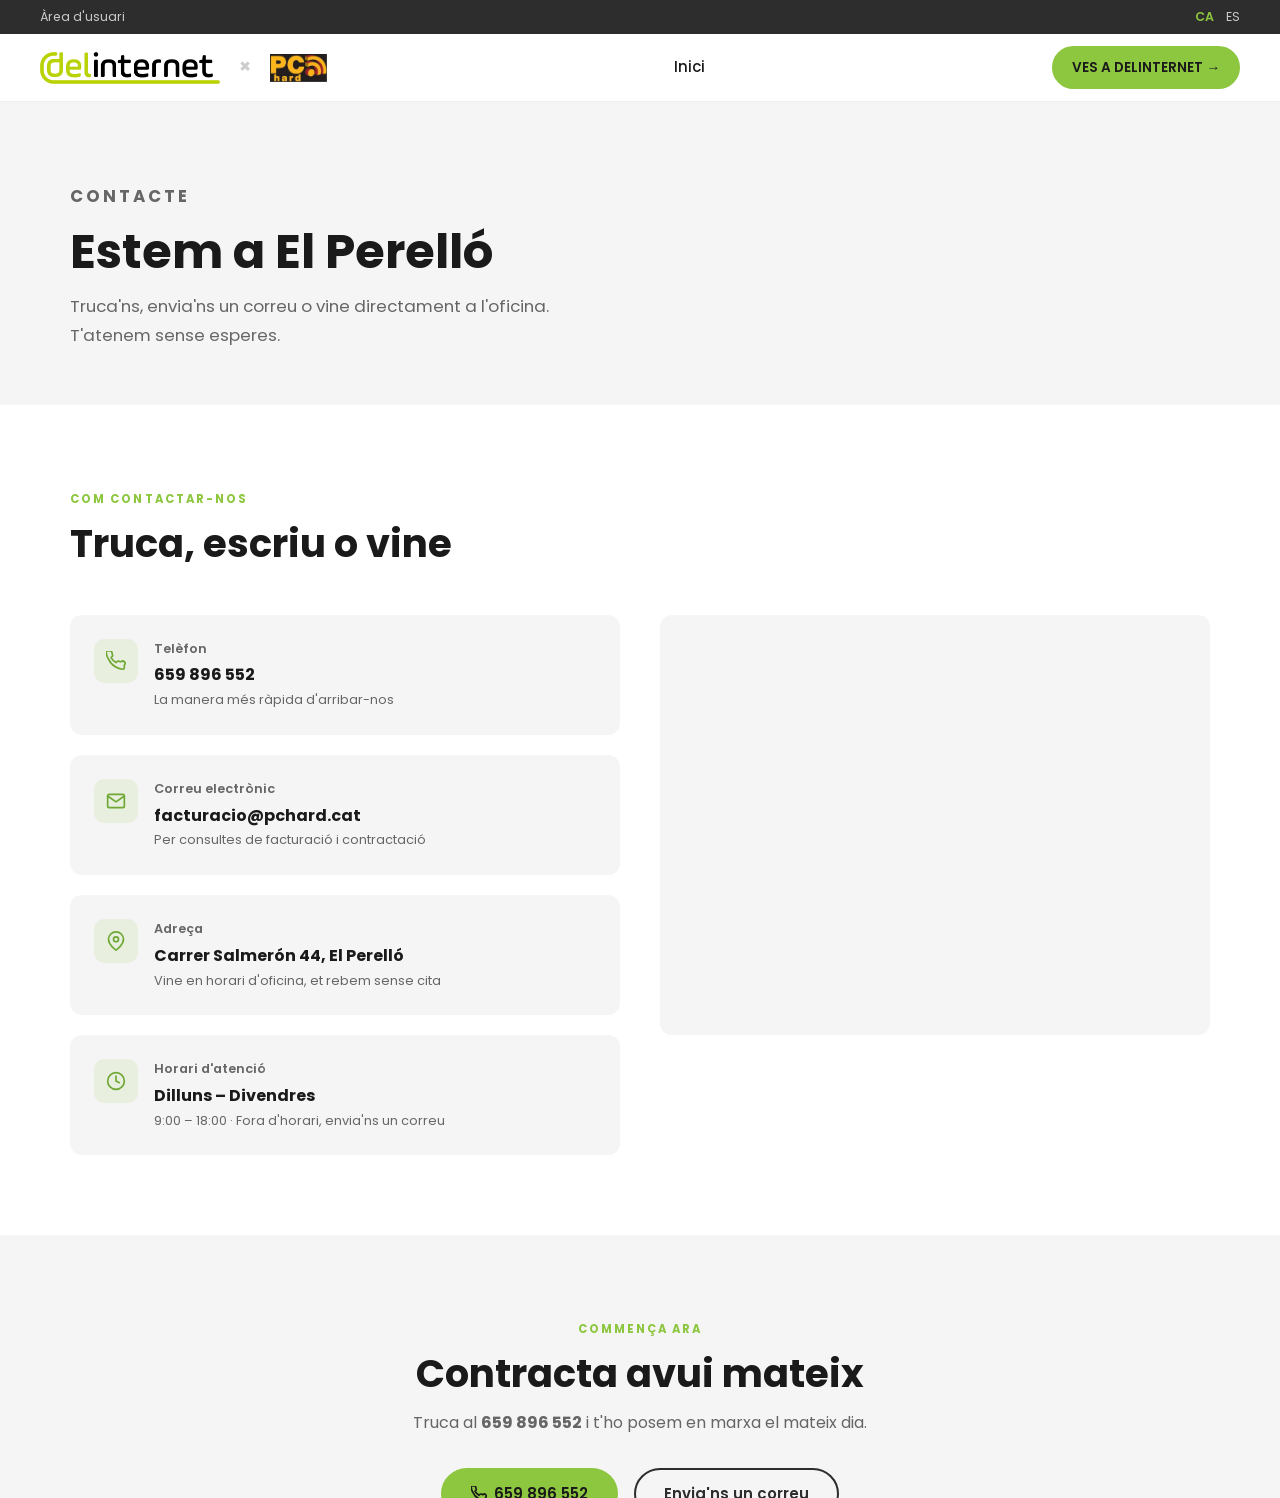
<file: index0449.html>
<HTML>
<!-- Created by HTTrack Website Copier/3.49-2 [XR&CO'2014] -->

<!-- Mirrored from localhost/pchard.cat/?p=395 by HTTrack Website Copier/3.x [XR&CO'2014], Mon, 08 Jun 2026 13:29:20 GMT -->
<!-- Added by HTTrack --><meta http-equiv="content-type" content="text/html;charset=UTF-8" /><!-- /Added by HTTrack -->
<HEAD>
<META HTTP-EQUIV="Content-Type" CONTENT="text/html;charset=UTF-8"><META HTTP-EQUIV="Refresh" CONTENT="0; URL=contacte/index.html"><TITLE>Page has moved</TITLE>
</HEAD>
<BODY>
<A HREF="contacte/index.html"><h3>Click here...</h3></A>
</BODY>
<!-- Created by HTTrack Website Copier/3.49-2 [XR&CO'2014] -->

<!-- Mirrored from localhost/pchard.cat/?p=395 by HTTrack Website Copier/3.x [XR&CO'2014], Mon, 08 Jun 2026 13:29:20 GMT -->
</HTML>
</file>
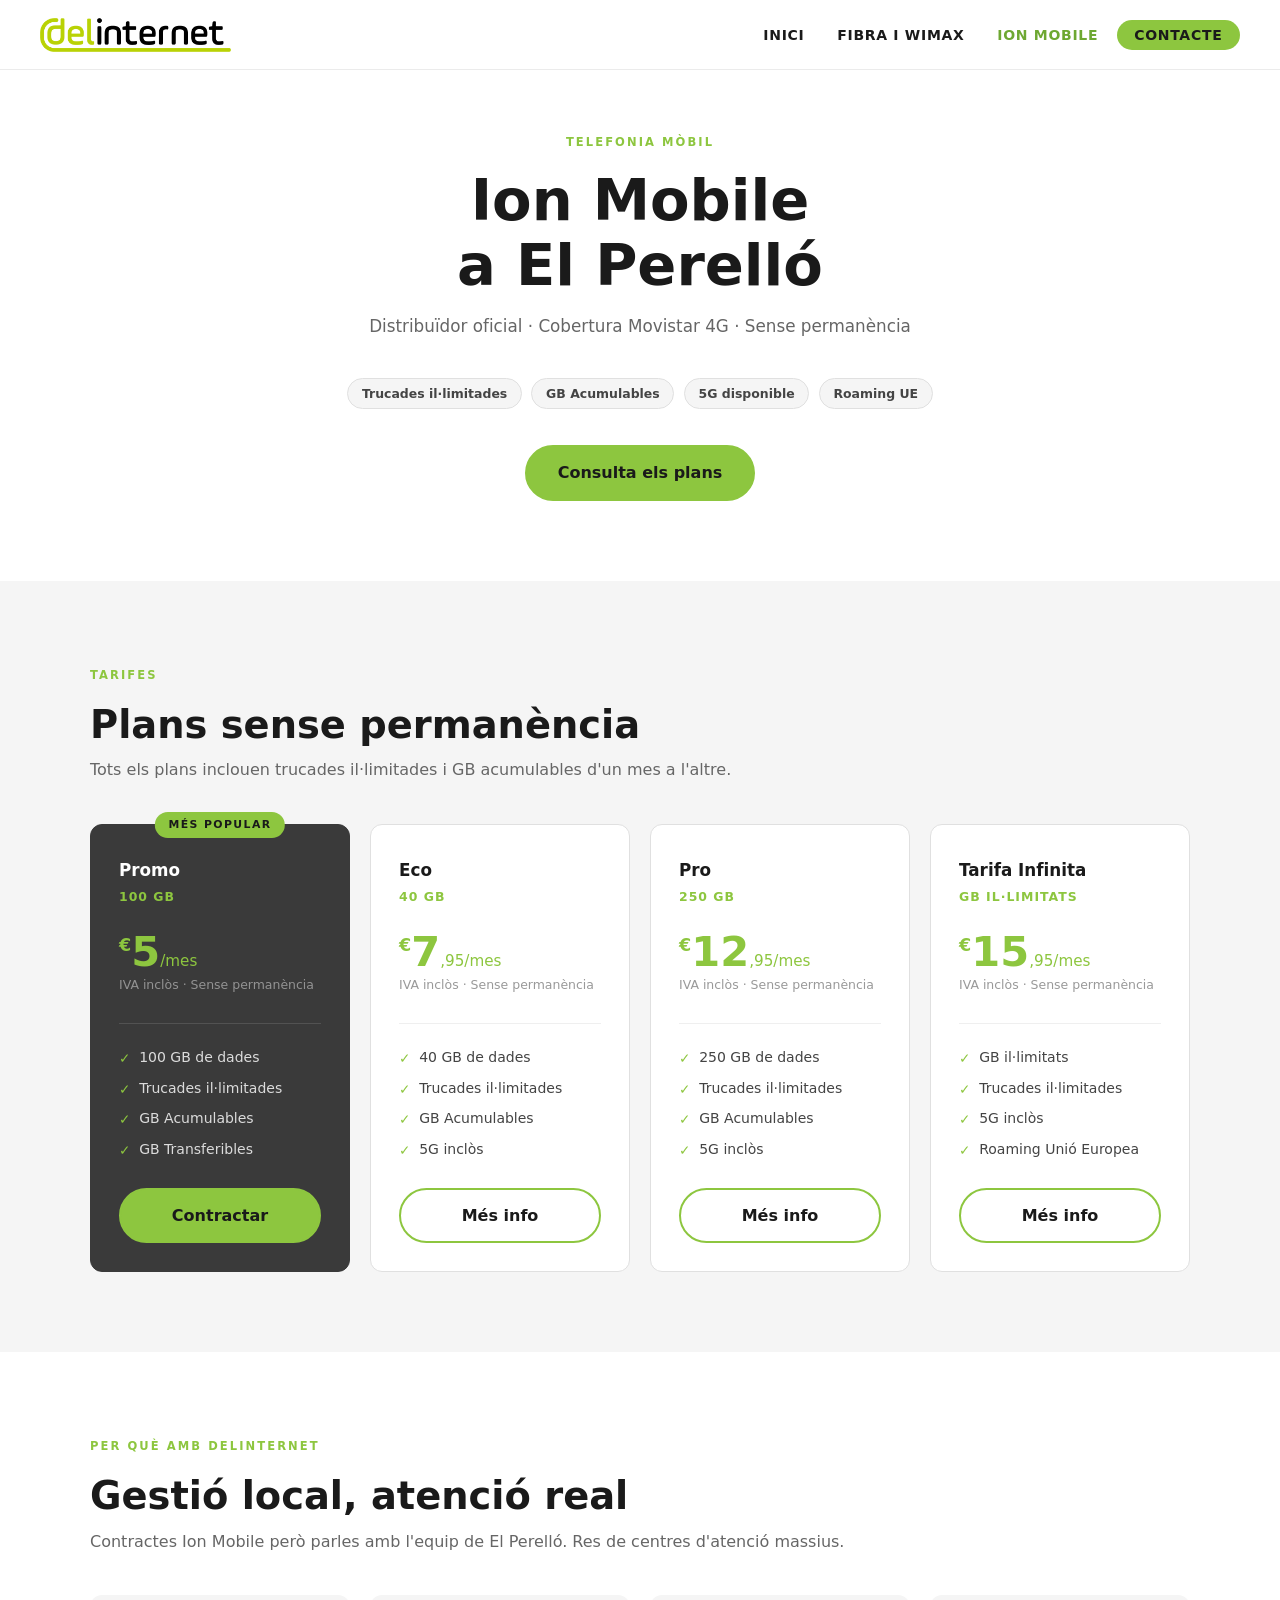
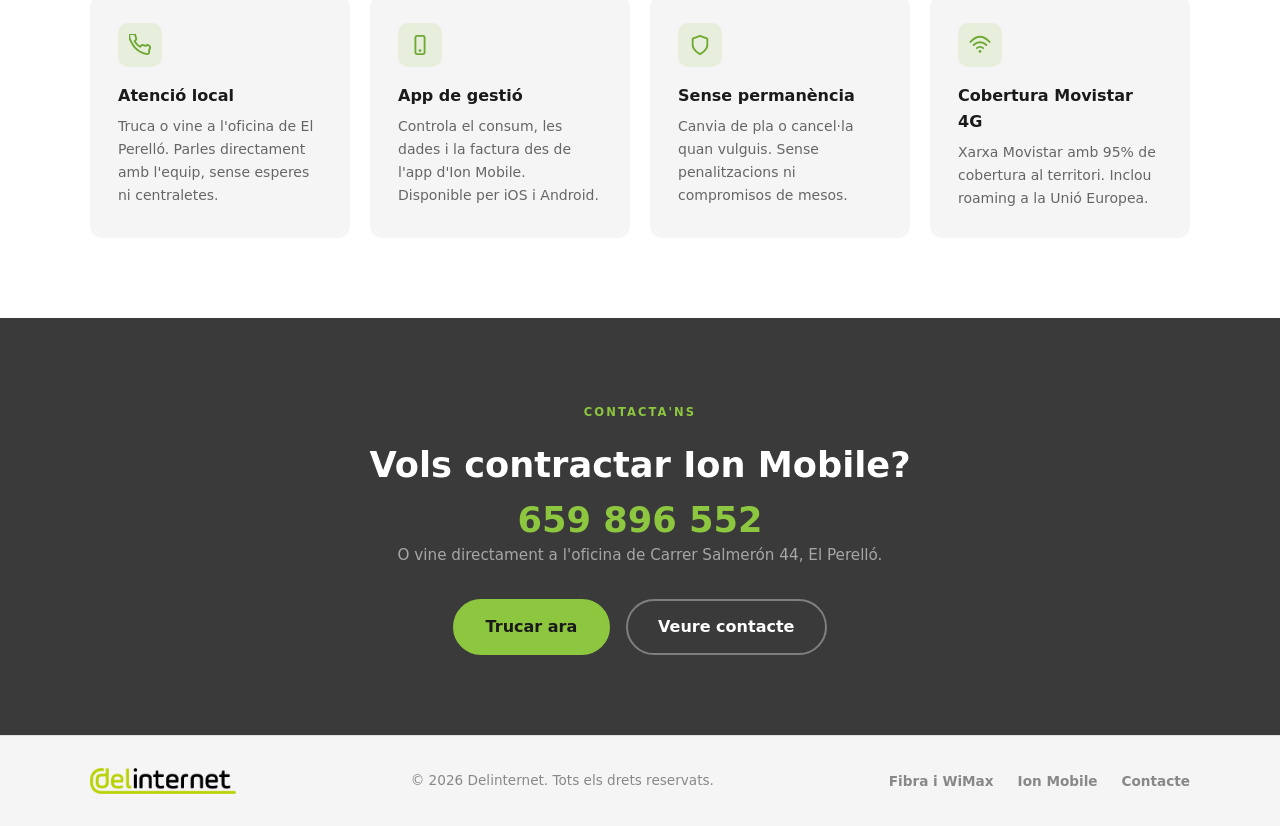
<file: index51fe.html>
<HTML>
<!-- Created by HTTrack Website Copier/3.49-2 [XR&CO'2014] -->

<!-- Mirrored from localhost/pchard.cat/?p=394 by HTTrack Website Copier/3.x [XR&CO'2014], Mon, 08 Jun 2026 13:29:20 GMT -->
<!-- Added by HTTrack --><meta http-equiv="content-type" content="text/html;charset=UTF-8" /><!-- /Added by HTTrack -->
<HEAD>
<META HTTP-EQUIV="Content-Type" CONTENT="text/html;charset=UTF-8"><META HTTP-EQUIV="Refresh" CONTENT="0; URL=ion-mobile-2/index.html"><TITLE>Page has moved</TITLE>
</HEAD>
<BODY>
<A HREF="ion-mobile-2/index.html"><h3>Click here...</h3></A>
</BODY>
<!-- Created by HTTrack Website Copier/3.49-2 [XR&CO'2014] -->

<!-- Mirrored from localhost/pchard.cat/?p=394 by HTTrack Website Copier/3.x [XR&CO'2014], Mon, 08 Jun 2026 13:29:20 GMT -->
</HTML>
</file>
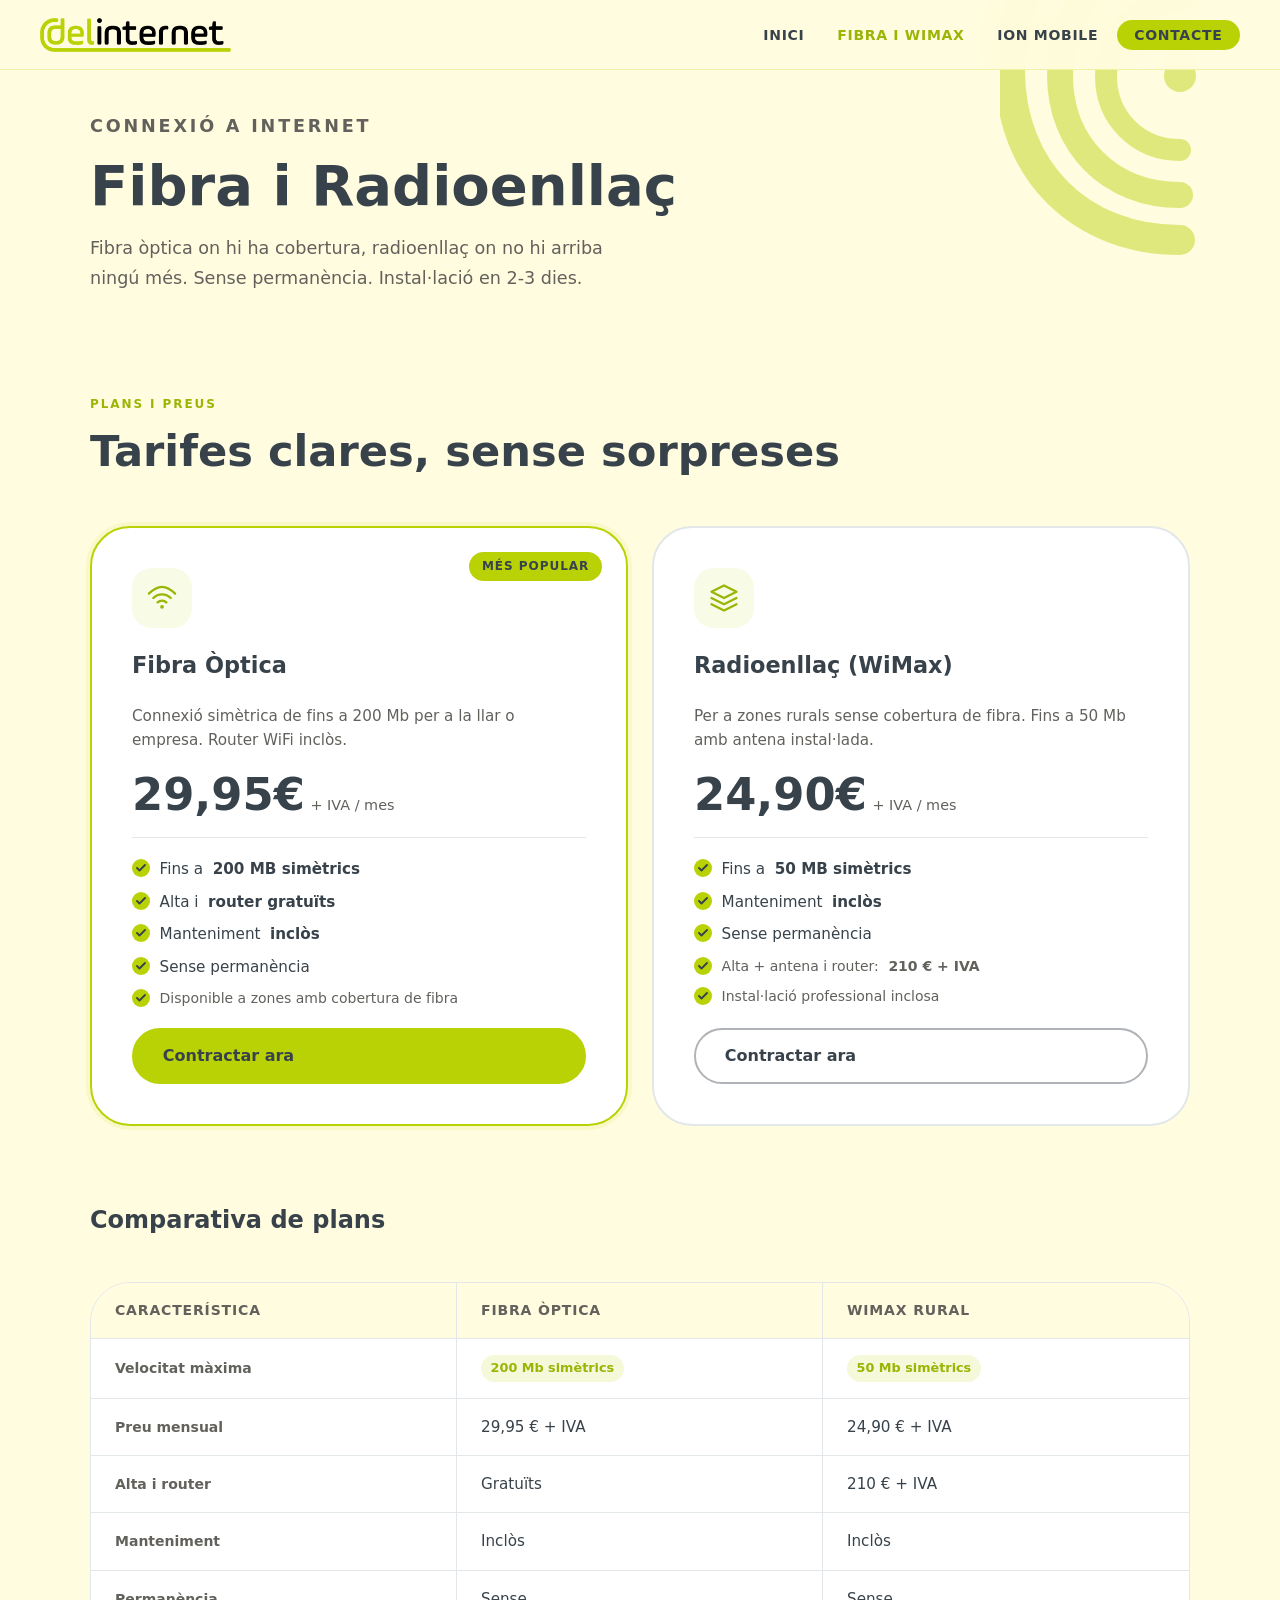
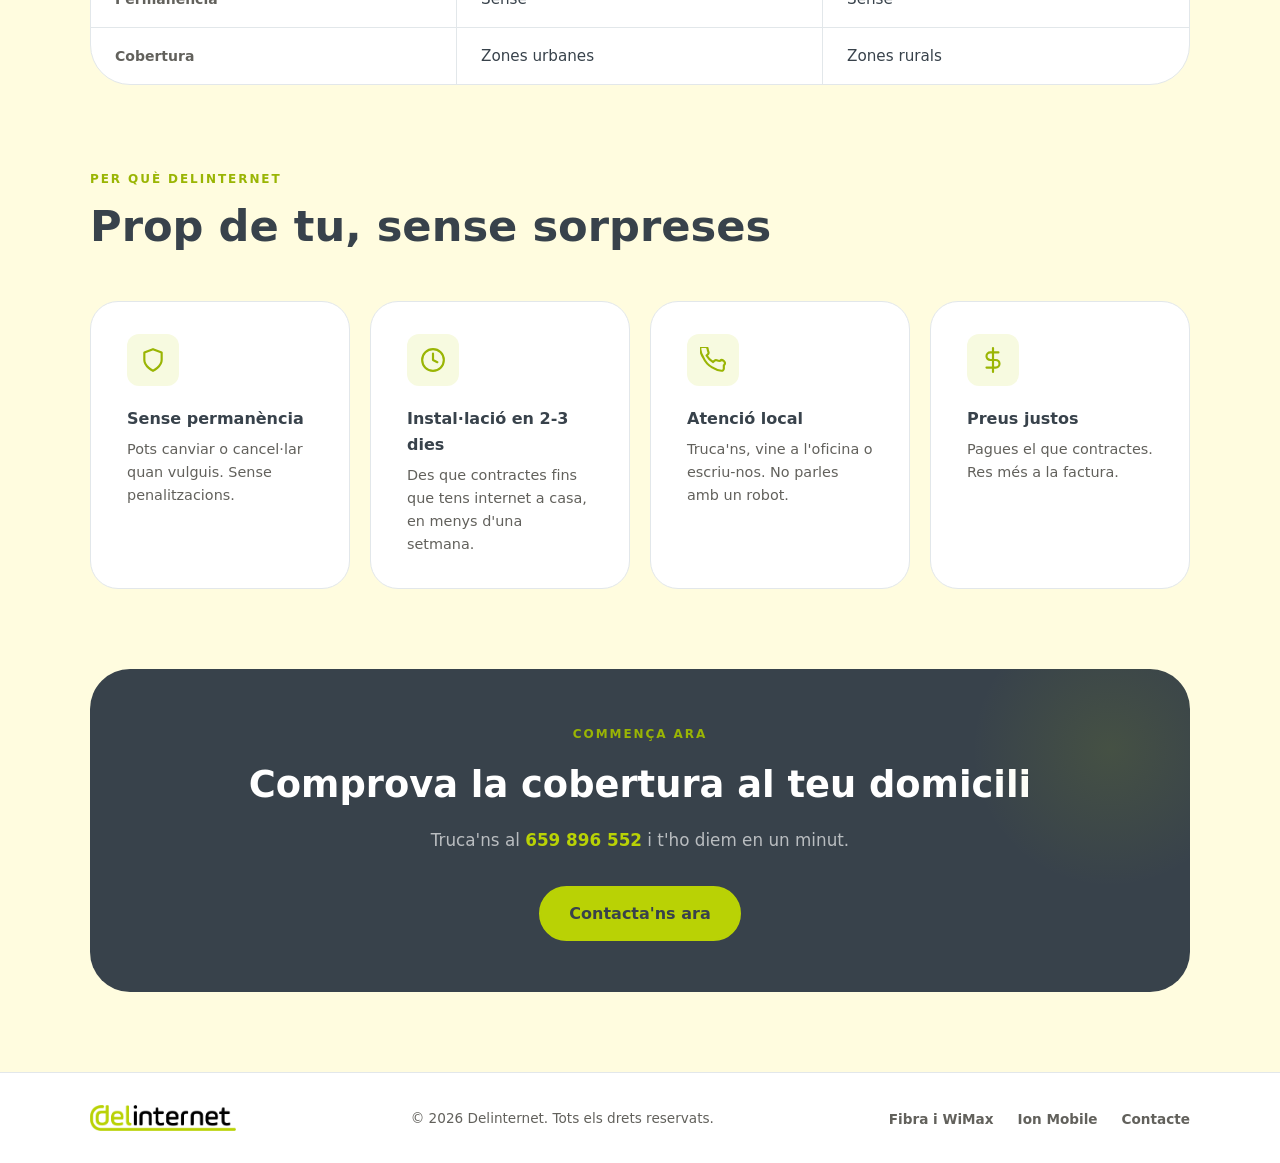
<file: indexa9ab.html>
<HTML>
<!-- Created by HTTrack Website Copier/3.49-2 [XR&CO'2014] -->

<!-- Mirrored from localhost/pchard.cat/?p=393 by HTTrack Website Copier/3.x [XR&CO'2014], Mon, 08 Jun 2026 13:29:20 GMT -->
<!-- Added by HTTrack --><meta http-equiv="content-type" content="text/html;charset=UTF-8" /><!-- /Added by HTTrack -->
<HEAD>
<META HTTP-EQUIV="Content-Type" CONTENT="text/html;charset=UTF-8"><META HTTP-EQUIV="Refresh" CONTENT="0; URL=fibra-2/index.html"><TITLE>Page has moved</TITLE>
</HEAD>
<BODY>
<A HREF="fibra-2/index.html"><h3>Click here...</h3></A>
</BODY>
<!-- Created by HTTrack Website Copier/3.49-2 [XR&CO'2014] -->

<!-- Mirrored from localhost/pchard.cat/?p=393 by HTTrack Website Copier/3.x [XR&CO'2014], Mon, 08 Jun 2026 13:29:20 GMT -->
</HTML>
</file>
<file: assets/style.css>
/* ================================================
   DELINTERNET — Style System (clon de delinternet.com)
   Font: Poppins · Accent: #8dc63f · Dark: #2d2d2d
   ================================================ */

@import url('https://fonts.googleapis.com/css2?family=Poppins:wght@400;500;600;700&display=swap');

:root {
  --green:   #8dc63f;
  --green-d: #7ab535;
  --dark:    #2d2d2d;
  --text:    #1a1a1a;
  --muted:   #666666;
  --border:  #e0e0e0;
  --bg-alt:  #f5f5f5;
  --radius:  12px;
  --pill:    50px;
}

*, *::before, *::after { box-sizing: border-box; margin: 0; padding: 0; }
html { scroll-behavior: smooth; }
body {
  font-family: 'Poppins', system-ui, sans-serif;
  background: #fff;
  color: var(--text);
  line-height: 1.6;
  overflow-x: hidden;
  -webkit-font-smoothing: antialiased;
}
img { max-width: 100%; display: block; }
a { color: inherit; text-decoration: none; }

/* ---- TOP BAR ---- */
.top-bar {
  background: var(--dark);
  color: rgba(255,255,255,0.75);
  font-size: 0.78rem;
  height: 34px;
  display: flex;
  align-items: center;
  justify-content: space-between;
  padding: 0 clamp(1rem, 4vw, 2.5rem);
}
.top-bar a { color: rgba(255,255,255,0.75); transition: color 0.2s; }
.top-bar a:hover { color: var(--green); }
.lang-switcher { display: flex; gap: 0.75rem; }
.lang-switcher a.active { color: var(--green); font-weight: 600; }

/* ---- NAVBAR ---- */
.navbar {
  position: sticky;
  top: 0;
  z-index: 100;
  background: #fff;
  border-bottom: 1px solid #eee;
  height: 68px;
  display: flex;
  align-items: center;
  justify-content: space-between;
  padding: 0 clamp(1rem, 4vw, 2.5rem);
  gap: 1.5rem;
}

.nav-logo {
  font-family: 'Poppins', sans-serif;
  font-size: 1.45rem;
  font-weight: 700;
  color: var(--text);
  white-space: nowrap;
  flex-shrink: 0;
}
.nav-logo .del { color: var(--green); }

.nav-links {
  display: flex;
  gap: 0.25rem;
  list-style: none;
  align-items: center;
  flex: 1;
  justify-content: center;
}
.nav-links a {
  font-size: 0.9375rem;
  font-weight: 500;
  color: var(--text);
  padding: 0.4rem 0.75rem;
  border-radius: 6px;
  transition: color 0.2s;
}
.nav-links a:hover, .nav-links a.active { color: var(--green); }

.nav-right {
  display: flex;
  align-items: center;
  gap: 1rem;
  flex-shrink: 0;
}
.nav-phone {
  font-size: 0.875rem;
  color: var(--muted);
  white-space: nowrap;
}
.nav-phone strong { color: var(--text); font-weight: 600; }

/* ---- HAMBURGER ---- */
.hamburger {
  display: none;
  flex-direction: column;
  gap: 5px;
  background: none;
  border: none;
  cursor: pointer;
  padding: 4px;
}
.hamburger span {
  display: block;
  width: 22px; height: 2px;
  background: var(--text);
  border-radius: 2px;
  transition: 0.3s;
}

/* ---- BUTTONS ---- */
.btn-green {
  display: inline-flex;
  align-items: center;
  gap: 0.4rem;
  background: var(--green);
  color: var(--text);
  font-family: 'Poppins', sans-serif;
  font-weight: 600;
  font-size: 0.9375rem;
  padding: 12px 28px;
  border-radius: var(--pill);
  border: 2px solid var(--green);
  cursor: pointer;
  transition: background 0.2s, border-color 0.2s, transform 0.15s;
}
.btn-green:hover {
  background: var(--green-d);
  border-color: var(--green-d);
  transform: translateY(-1px);
}

.btn-outline {
  display: inline-flex;
  align-items: center;
  gap: 0.4rem;
  background: transparent;
  color: var(--dark);
  font-family: 'Poppins', sans-serif;
  font-weight: 600;
  font-size: 0.9375rem;
  padding: 12px 28px;
  border-radius: var(--pill);
  border: 2px solid var(--dark);
  cursor: pointer;
  transition: background 0.2s, color 0.2s, transform 0.15s;
}
.btn-outline:hover {
  background: var(--dark);
  color: #fff;
  transform: translateY(-1px);
}

.btn-outline-green {
  display: inline-flex;
  align-items: center;
  gap: 0.4rem;
  background: transparent;
  color: var(--text);
  font-family: 'Poppins', sans-serif;
  font-weight: 600;
  font-size: 0.9375rem;
  padding: 12px 28px;
  border-radius: var(--pill);
  border: 2px solid var(--green);
  cursor: pointer;
  transition: background 0.2s, transform 0.15s;
}
.btn-outline-green:hover {
  background: var(--green);
  transform: translateY(-1px);
}

/* ---- SECTIONS ---- */
.section { padding: 5rem clamp(1rem, 4vw, 2.5rem); }
.section.alt { background: var(--bg-alt); }
.section.dark-bg { background: var(--dark); }
.section-inner { max-width: 1140px; margin: 0 auto; }

.section-label {
  display: inline-block;
  font-size: 0.72rem;
  font-weight: 700;
  letter-spacing: 0.18em;
  text-transform: uppercase;
  color: var(--green);
  margin-bottom: 0.75rem;
}
.section-title {
  font-size: clamp(1.8rem, 3.5vw, 2.4rem);
  font-weight: 700;
  color: var(--text);
  line-height: 1.2;
  margin-bottom: 0.75rem;
}
.section-title.center { text-align: center; }
.section-title.white { color: #fff; }
.section-desc {
  font-size: 1rem;
  color: var(--muted);
  line-height: 1.7;
}
.section-desc.center { text-align: center; max-width: 560px; margin: 0 auto; }
.section-desc.white { color: rgba(255,255,255,0.65); }

/* ---- PAGE HERO (subpages) ---- */
.page-hero {
  padding: 5rem clamp(1rem, 4vw, 2.5rem) 3.5rem;
  background: var(--bg-alt);
}
.page-hero-inner { max-width: 1140px; margin: 0 auto; }
.page-hero h1 {
  font-size: clamp(2rem, 4vw, 3rem);
  font-weight: 700;
  color: var(--text);
  line-height: 1.2;
  margin-bottom: 0.75rem;
}
.page-hero p {
  font-size: 1.05rem;
  color: var(--muted);
  max-width: 560px;
  line-height: 1.7;
}

/* ---- PLAN CARDS ---- */
.plans-grid {
  display: grid;
  grid-template-columns: repeat(auto-fit, minmax(240px, 1fr));
  gap: 1.25rem;
  margin-top: 3rem;
  align-items: start;
}
.plans-grid.two { grid-template-columns: repeat(2, 1fr); max-width: 720px; }

.plan-card {
  background: #fff;
  border: 1px solid var(--border);
  border-radius: var(--radius);
  padding: 2rem 1.75rem 1.75rem;
  display: flex;
  flex-direction: column;
  position: relative;
  transition: transform 0.2s ease, box-shadow 0.2s ease;
}
.plan-card:hover {
  transform: translateY(-4px);
  box-shadow: 0 8px 30px rgba(0,0,0,0.1);
}
.plan-card.featured {
  background: var(--dark);
  border-color: var(--dark);
  color: #fff;
}

.plan-badge {
  position: absolute;
  top: -12px;
  left: 50%;
  transform: translateX(-50%);
  background: var(--green);
  color: var(--text);
  font-size: 0.68rem;
  font-weight: 700;
  letter-spacing: 0.12em;
  text-transform: uppercase;
  padding: 0.25rem 0.85rem;
  border-radius: 50px;
  white-space: nowrap;
}

.plan-name { font-size: 1.05rem; font-weight: 700; color: var(--text); margin-bottom: 0.2rem; }
.plan-card.featured .plan-name { color: #fff; }

.plan-data {
  font-size: 0.78rem;
  font-weight: 700;
  text-transform: uppercase;
  letter-spacing: 0.08em;
  color: var(--green);
  margin-bottom: 1.25rem;
}

.plan-price {
  font-size: 3rem;
  font-weight: 700;
  color: var(--green);
  line-height: 1;
  margin-bottom: 0.15rem;
}
.plan-price sup { font-size: 1.1rem; font-weight: 700; vertical-align: super; }
.plan-price sub { font-size: 1rem; font-weight: 400; vertical-align: baseline; }

.plan-period { font-size: 0.8125rem; color: #999; margin-bottom: 1.5rem; }
.plan-card.featured .plan-period { color: rgba(255,255,255,0.4); }

.plan-divider { height: 1px; background: var(--border); margin-bottom: 1.5rem; }
.plan-card.featured .plan-divider { background: rgba(255,255,255,0.1); }

.plan-features {
  list-style: none;
  display: flex;
  flex-direction: column;
  gap: 0.6rem;
  flex: 1;
  margin-bottom: 1.75rem;
}
.plan-features li {
  display: flex;
  align-items: flex-start;
  gap: 0.5rem;
  font-size: 0.875rem;
  color: #444;
  line-height: 1.4;
}
.plan-card.featured .plan-features li { color: rgba(255,255,255,0.82); }
.plan-features li::before {
  content: '✓';
  color: var(--green);
  font-weight: 700;
  font-size: 0.875rem;
  flex-shrink: 0;
}

/* ---- STATS BAND ---- */
.stats-band {
  background: var(--dark);
  padding: 4rem clamp(1rem, 4vw, 2.5rem);
}
.stats-grid {
  max-width: 1140px;
  margin: 0 auto;
  display: grid;
  grid-template-columns: repeat(4, 1fr);
  gap: 2rem;
  text-align: center;
}
.stat-num {
  font-size: clamp(2.2rem, 4vw, 3rem);
  font-weight: 700;
  color: #fff;
  line-height: 1;
}
.stat-lbl {
  font-size: 0.78rem;
  font-weight: 600;
  text-transform: uppercase;
  letter-spacing: 0.1em;
  color: var(--green);
  margin-top: 0.35rem;
}

/* ---- WHY GRID (2x2) ---- */
.why-grid {
  display: grid;
  grid-template-columns: repeat(2, 1fr);
  gap: 1.5rem;
  margin-top: 3rem;
}
.why-block {
  background: #fff;
  border: 1px solid var(--border);
  border-radius: var(--radius);
  padding: 1.75rem;
  transition: box-shadow 0.2s;
}
.why-block:hover { box-shadow: 0 4px 20px rgba(0,0,0,0.07); }
.why-icon {
  width: 44px; height: 44px;
  background: rgba(141,198,63,0.12);
  border-radius: 10px;
  display: flex; align-items: center; justify-content: center;
  margin-bottom: 1rem;
}
.why-icon svg { width: 22px; height: 22px; stroke: #6ea832; fill: none; stroke-width: 2; stroke-linecap: round; stroke-linejoin: round; }
.why-block h3 { font-size: 1rem; font-weight: 700; color: var(--text); margin-bottom: 0.4rem; }
.why-block p { font-size: 0.875rem; color: var(--muted); line-height: 1.65; }

/* ---- SERVICE CARDS (homepage) ---- */
.services-row {
  display: grid;
  grid-template-columns: repeat(3, 1fr);
  gap: 1.25rem;
  margin-top: 3rem;
}
.svc-card {
  background: #fff;
  border: 1px solid var(--border);
  border-radius: var(--radius);
  padding: 2rem 1.75rem;
  display: flex;
  flex-direction: column;
  gap: 0.75rem;
  transition: transform 0.2s, box-shadow 0.2s;
}
.svc-card:hover {
  transform: translateY(-4px);
  box-shadow: 0 8px 30px rgba(0,0,0,0.08);
}
.svc-icon {
  width: 48px; height: 48px;
  background: rgba(141,198,63,0.12);
  border-radius: 10px;
  display: flex; align-items: center; justify-content: center;
}
.svc-icon svg { width: 24px; height: 24px; stroke: #6ea832; fill: none; stroke-width: 2; stroke-linecap: round; stroke-linejoin: round; }
.svc-card h3 { font-size: 1.1rem; font-weight: 700; color: var(--text); }
.svc-card p { font-size: 0.875rem; color: var(--muted); line-height: 1.65; flex: 1; }
.svc-link {
  display: inline-flex;
  align-items: center;
  gap: 0.3rem;
  font-size: 0.875rem;
  font-weight: 600;
  color: var(--green);
  margin-top: 0.25rem;
}
.svc-link svg { width: 14px; height: 14px; stroke: currentColor; fill: none; stroke-width: 2.5; transition: transform 0.2s; }
.svc-card:hover .svc-link svg { transform: translateX(3px); }

/* ---- REVIEW BADGES ---- */
.review-badges {
  display: flex;
  align-items: center;
  gap: 1rem;
  flex-wrap: wrap;
  margin-top: 1.75rem;
}
.review-badge {
  display: flex;
  align-items: center;
  gap: 0.4rem;
  background: var(--bg-alt);
  border: 1px solid var(--border);
  border-radius: 50px;
  padding: 0.35rem 0.9rem;
  font-size: 0.875rem;
  font-weight: 600;
  color: var(--text);
}
.review-badge .stars { color: #f59e0b; }

/* ---- COMPARISON TABLE ---- */
.compare-wrap { overflow-x: auto; margin-top: 3rem; }
.compare-table {
  width: 100%;
  border-collapse: collapse;
  font-size: 0.9rem;
  min-width: 480px;
}
.compare-table th {
  background: var(--dark);
  color: #fff;
  padding: 1rem 1.25rem;
  text-align: left;
  font-weight: 600;
  font-size: 0.875rem;
}
.compare-table th:first-child { border-radius: 8px 0 0 0; }
.compare-table th:last-child { border-radius: 0 8px 0 0; }
.compare-table td {
  padding: 0.85rem 1.25rem;
  border-bottom: 1px solid var(--border);
  color: var(--text);
}
.compare-table tr:last-child td { border-bottom: none; }
.compare-table tr:nth-child(even) td { background: var(--bg-alt); }
.compare-table .chk { color: var(--green); font-weight: 700; }
.compare-table .no { color: #ccc; }

/* ---- STEPS ---- */
.steps-row {
  display: grid;
  grid-template-columns: repeat(4, 1fr);
  gap: 1.5rem;
  margin-top: 3rem;
}
.step { text-align: center; }
.step-num {
  width: 50px; height: 50px;
  background: var(--green);
  color: var(--text);
  font-weight: 800;
  font-size: 1.15rem;
  border-radius: 50%;
  display: flex; align-items: center; justify-content: center;
  margin: 0 auto 1rem;
}
.step h3 { font-size: 0.9375rem; font-weight: 700; color: var(--text); margin-bottom: 0.35rem; }
.step p { font-size: 0.8125rem; color: var(--muted); line-height: 1.6; }

/* ---- FAQ ACCORDION ---- */
.faq-list { margin-top: 2.5rem; display: flex; flex-direction: column; gap: 0.75rem; }
.faq-item {
  border: 1px solid var(--border);
  border-radius: var(--radius);
  overflow: hidden;
  background: #fff;
}
.faq-q {
  width: 100%;
  background: none;
  border: none;
  padding: 1.2rem 1.5rem;
  display: flex;
  align-items: center;
  justify-content: space-between;
  gap: 1rem;
  cursor: pointer;
  font-family: 'Poppins', sans-serif;
  font-size: 0.9375rem;
  font-weight: 600;
  color: var(--text);
  text-align: left;
  transition: background 0.15s;
}
.faq-q:hover { background: var(--bg-alt); }
.faq-q.open { color: var(--green); }
.faq-chevron {
  flex-shrink: 0;
  width: 18px; height: 18px;
  stroke: currentColor;
  stroke-width: 2.5;
  stroke-linecap: round;
  fill: none;
  transition: transform 0.25s;
}
.faq-q.open .faq-chevron { transform: rotate(180deg); }
.faq-a { max-height: 0; overflow: hidden; transition: max-height 0.3s ease; }
.faq-a-inner {
  padding: 0 1.5rem 1.25rem;
  font-size: 0.9rem;
  color: var(--muted);
  line-height: 1.7;
}

/* ---- CONTACT ---- */
.contact-layout {
  display: grid;
  grid-template-columns: 1fr 1fr;
  gap: 2.5rem;
  align-items: start;
  margin-top: 3rem;
}
.contact-methods { display: flex; flex-direction: column; gap: 1.25rem; }
.contact-method {
  background: var(--bg-alt);
  border-radius: var(--radius);
  padding: 1.5rem;
  display: flex;
  align-items: flex-start;
  gap: 1rem;
}
.cm-icon {
  width: 44px; height: 44px;
  background: rgba(141,198,63,0.12);
  border-radius: 10px;
  flex-shrink: 0;
  display: flex; align-items: center; justify-content: center;
}
.cm-icon svg { width: 20px; height: 20px; stroke: #6ea832; fill: none; stroke-width: 2; stroke-linecap: round; stroke-linejoin: round; }
.cm-label { font-size: 0.8rem; font-weight: 600; color: var(--muted); margin-bottom: 0.2rem; }
.cm-val { font-size: 1rem; font-weight: 700; color: var(--text); }
.cm-val a { color: var(--text); transition: color 0.2s; }
.cm-val a:hover { color: var(--green); }
.cm-sub { font-size: 0.8rem; color: var(--muted); margin-top: 0.15rem; }
.map-block { border-radius: var(--radius); overflow: hidden; min-height: 420px; background: var(--bg-alt); }
.map-block iframe { width: 100%; height: 100%; min-height: 420px; border: none; display: block; }

/* ---- CTA SECTION ---- */
.cta-block {
  padding: 4rem 3rem;
  background: var(--dark);
  border-radius: var(--radius);
  text-align: center;
}
.cta-block h2 {
  font-size: clamp(1.6rem, 3vw, 2.2rem);
  font-weight: 700;
  color: #fff;
  margin-bottom: 0.6rem;
}
.cta-block p { font-size: 1rem; color: rgba(255,255,255,0.6); margin-bottom: 2rem; }

/* ---- FOOTER ---- */
.footer {
  background: var(--text);
  border-top: 3px solid var(--green);
}
.footer-cols {
  max-width: 1140px;
  margin: 0 auto;
  padding: 4rem clamp(1rem, 4vw, 2.5rem) 3rem;
  display: grid;
  grid-template-columns: 1.5fr repeat(4, 1fr);
  gap: 2.5rem;
}
.fcol-logo {
  display: block;
  font-family: 'Poppins', sans-serif;
  font-size: 1.4rem;
  font-weight: 700;
  color: #fff;
  margin-bottom: 0.75rem;
}
.fcol-logo .del { color: var(--green); }
.fcol-tagline { font-size: 0.82rem; color: rgba(255,255,255,0.45); line-height: 1.65; }
.footer-col h4 {
  font-size: 0.72rem;
  font-weight: 700;
  text-transform: uppercase;
  letter-spacing: 0.12em;
  color: rgba(255,255,255,0.35);
  margin-bottom: 1.25rem;
}
.footer-col ul { list-style: none; display: flex; flex-direction: column; gap: 0.65rem; }
.footer-col a { font-size: 0.875rem; color: rgba(255,255,255,0.6); transition: color 0.2s; }
.footer-col a:hover { color: var(--green); }
.footer-bottom {
  border-top: 1px solid #333;
  max-width: 1140px;
  margin: 0 auto;
  padding: 1.5rem clamp(1rem, 4vw, 2.5rem);
  display: flex;
  align-items: center;
  justify-content: space-between;
  flex-wrap: wrap;
  gap: 1rem;
}
.footer-copy { font-size: 0.8rem; color: rgba(255,255,255,0.35); }
.social-links { display: flex; gap: 0.75rem; }
.social-links a {
  width: 34px; height: 34px;
  background: rgba(255,255,255,0.06);
  border-radius: 8px;
  display: flex; align-items: center; justify-content: center;
  transition: background 0.2s;
}
.social-links a:hover { background: var(--green); }
.social-links svg { width: 15px; height: 15px; fill: rgba(255,255,255,0.65); }

/* ---- RESPONSIVE ---- */
@media (max-width: 900px) {
  .footer-cols { grid-template-columns: 1fr 1fr; }
  .plans-grid.two { grid-template-columns: 1fr; max-width: 100%; }
}

@media (max-width: 768px) {
  .nav-links, .nav-phone { display: none; }
  .hamburger { display: flex; }
  .nav-links.open {
    display: flex;
    position: fixed;
    top: 102px; left: 0; right: 0;
    background: #fff;
    flex-direction: column;
    padding: 1rem 1.5rem 1.5rem;
    border-bottom: 1px solid #eee;
    box-shadow: 0 8px 20px rgba(0,0,0,0.08);
    gap: 0;
    align-items: stretch;
  }
  .nav-links.open li { width: 100%; }
  .nav-links.open a {
    display: block;
    padding: 0.85rem 0;
    border-bottom: 1px solid #f0f0f0;
    border-radius: 0;
    font-size: 1rem;
  }
  .nav-links.open li:last-child a { border-bottom: none; }

  .services-row { grid-template-columns: 1fr; }
  .plans-grid { grid-template-columns: 1fr; }
  .stats-grid { grid-template-columns: 1fr 1fr; }
  .why-grid { grid-template-columns: 1fr; }
  .steps-row { grid-template-columns: 1fr 1fr; }
  .contact-layout { grid-template-columns: 1fr; }
  .cta-block { padding: 3rem 1.5rem; border-radius: 0; }
}

@media (max-width: 480px) {
  .steps-row { grid-template-columns: 1fr; }
  .stats-grid { grid-template-columns: 1fr 1fr; }
  .footer-cols { grid-template-columns: 1fr; gap: 2rem; }
}
</file>
<file: assets/brand.css>
/* ================================================
   DELINTERNET — Brand Design System
   Colors: #b9d205 (green), #38424b (dark), #fffcdf (cream)
   Font: General Sans (fontshare)
   ================================================ */

:root {
  --green:      #b9d205;
  --green-dark: #9ab504;
  --dark:       #38424b;
  --cream:      #fffcdf;
  --white:      #ffffff;
  --orange:     #f84623;
  --gray:       #b9bdbf;
  --light-gray: #e2e7ea;
  --text-muted: #62615c;
  --font: 'General Sans', system-ui, -apple-system, sans-serif;
  --radius-sm:  12px;
  --radius-md:  20px;
  --radius-lg:  28px;
  --radius-xl:  40px;
}

*, *::before, *::after { box-sizing: border-box; margin: 0; padding: 0; }
html { scroll-behavior: smooth; }

body {
  font-family: var(--font);
  font-weight: 400;
  background: var(--cream);
  color: var(--dark);
  line-height: 1.6;
  overflow-x: hidden;
  -webkit-font-smoothing: antialiased;
}

img { max-width: 100%; display: block; }

/* ---- NAVBAR ---- */
.navbar {
  position: fixed;
  top: 0; left: 0; right: 0;
  z-index: 100;
  height: 70px;
  background: rgba(255, 252, 223, 0.93);
  backdrop-filter: blur(14px);
  -webkit-backdrop-filter: blur(14px);
  border-bottom: 1px solid rgba(185, 210, 5, 0.25);
  display: flex;
  align-items: center;
  justify-content: space-between;
  padding: 0 clamp(1rem, 4vw, 2.5rem);
}

.navbar-logo img { height: 34px; width: auto; }

.navbar-links {
  display: flex;
  gap: 0.25rem;
  list-style: none;
  align-items: center;
}

.navbar-links a {
  text-decoration: none;
  color: var(--dark);
  font-weight: 600;
  font-size: 0.875rem;
  letter-spacing: 0.05em;
  text-transform: uppercase;
  padding: 0.45rem 0.9rem;
  border-radius: 100px;
  transition: background 0.2s, color 0.2s;
}

.navbar-links a:hover { background: rgba(185,210,5,0.15); color: var(--dark); }
.navbar-links a.active { color: var(--green-dark); }

.navbar-links .btn-nav {
  background: var(--green);
  color: var(--dark) !important;
  padding: 0.45rem 1.1rem;
}

.navbar-links .btn-nav:hover {
  background: var(--dark);
  color: var(--white) !important;
}

.hamburger {
  display: none;
  flex-direction: column;
  gap: 5px;
  background: none;
  border: none;
  cursor: pointer;
  padding: 6px;
}

.hamburger span {
  display: block;
  width: 22px;
  height: 2px;
  background: var(--dark);
  border-radius: 2px;
  transition: 0.3s;
}

/* ---- BUTTONS ---- */
.btn {
  display: inline-flex;
  align-items: center;
  gap: 0.5rem;
  padding: 0.8rem 1.8rem;
  border-radius: 100px;
  font-family: var(--font);
  font-weight: 600;
  font-size: 1rem;
  text-decoration: none;
  cursor: pointer;
  border: 2px solid transparent;
  transition: all 0.22s;
  white-space: nowrap;
}

.btn-primary {
  background: var(--green);
  color: var(--dark);
  border-color: var(--green);
}

.btn-primary:hover {
  background: var(--dark);
  border-color: var(--dark);
  color: var(--white);
  transform: translateY(-2px);
  box-shadow: 0 8px 24px rgba(56,66,75,0.18);
}

.btn-outline {
  background: transparent;
  color: var(--dark);
  border-color: rgba(56,66,75,0.4);
}

.btn-outline:hover {
  background: var(--dark);
  border-color: var(--dark);
  color: var(--white);
  transform: translateY(-2px);
}

.btn-white {
  background: var(--white);
  color: var(--dark);
  border-color: var(--white);
}

.btn-white:hover {
  background: var(--green);
  border-color: var(--green);
  transform: translateY(-2px);
  box-shadow: 0 8px 24px rgba(185,210,5,0.3);
}

/* ---- SECTIONS ---- */
.section { padding: 5rem clamp(1rem, 4vw, 2.5rem); }
.section-inner { max-width: 1100px; margin: 0 auto; }

.section-label {
  display: inline-block;
  font-size: 0.75rem;
  font-weight: 600;
  letter-spacing: 0.16em;
  text-transform: uppercase;
  color: var(--green-dark);
  margin-bottom: 0.75rem;
}

.section-title {
  font-size: clamp(1.8rem, 3.5vw, 2.7rem);
  font-weight: 600;
  color: var(--dark);
  line-height: 1.2;
  margin-bottom: 1rem;
}

.section-desc {
  font-size: 1.05rem;
  color: var(--text-muted);
  max-width: 560px;
  line-height: 1.75;
}

/* ---- CARDS ---- */
.card {
  background: var(--white);
  border-radius: var(--radius-lg);
  border: 1.5px solid var(--light-gray);
  padding: 2rem 2.25rem;
  transition: border-color 0.25s, box-shadow 0.25s, transform 0.25s;
}

.card:hover {
  border-color: var(--green);
  box-shadow: 0 12px 40px rgba(185,210,5,0.14);
  transform: translateY(-3px);
}

/* ---- ICON BOX ---- */
.icon-box {
  width: 52px;
  height: 52px;
  background: rgba(185,210,5,0.12);
  border-radius: var(--radius-sm);
  display: flex;
  align-items: center;
  justify-content: center;
  margin-bottom: 1.25rem;
}

.icon-box svg {
  width: 26px;
  height: 26px;
  stroke: var(--green-dark);
  fill: none;
  stroke-width: 2;
  stroke-linecap: round;
  stroke-linejoin: round;
}

/* ---- FOOTER ---- */
.footer {
  background: var(--white);
  border-top: 1px solid var(--light-gray);
  padding: 2rem clamp(1rem, 4vw, 2.5rem);
}

.footer-inner {
  max-width: 1100px;
  margin: 0 auto;
  display: flex;
  align-items: center;
  justify-content: space-between;
  flex-wrap: wrap;
  gap: 1rem;
}

.footer img { height: 26px; width: auto; }

.footer-copy {
  font-size: 0.85rem;
  color: var(--text-muted);
}

.footer-nav {
  display: flex;
  gap: 1.5rem;
  list-style: none;
}

.footer-nav a {
  font-size: 0.85rem;
  font-weight: 600;
  color: var(--text-muted);
  text-decoration: none;
  transition: color 0.2s;
}

.footer-nav a:hover { color: var(--dark); }

/* ---- PAGE HEADER (subpages) ---- */
.page-header {
  padding: 7rem clamp(1rem,4vw,2.5rem) 4rem;
  position: relative;
  overflow: hidden;
}

.page-header-inner {
  max-width: 1100px;
  margin: 0 auto;
  position: relative;
  z-index: 2;
}

.page-header h1 {
  font-size: clamp(2rem, 5vw, 3.5rem);
  font-weight: 600;
  color: var(--dark);
  line-height: 1.15;
  margin-bottom: 1rem;
}

.page-header p {
  font-size: 1.1rem;
  color: var(--text-muted);
  max-width: 540px;
  line-height: 1.7;
}

/* ---- DECORATIVE SVG ---- */
.deco-wifi {
  position: absolute;
  opacity: 0.5;
  pointer-events: none;
}

/* ---- MOBILE ---- */
@media (max-width: 768px) {
  .navbar-links {
    display: none;
    position: fixed;
    top: 70px; left: 0; right: 0;
    background: var(--cream);
    flex-direction: column;
    padding: 1rem 1.5rem 1.5rem;
    border-bottom: 1px solid var(--light-gray);
    gap: 0;
    align-items: stretch;
  }

  .navbar-links.open { display: flex; }
  .navbar-links li { width: 100%; }

  .navbar-links a {
    display: block;
    padding: 0.9rem 0;
    border-bottom: 1px solid var(--light-gray);
    border-radius: 0;
    font-size: 1rem;
    letter-spacing: 0.03em;
  }

  .navbar-links li:last-child a { border-bottom: none; }

  .navbar-links .btn-nav {
    margin-top: 0.75rem;
    text-align: center;
    border-radius: 100px !important;
    padding: 0.75rem 1rem;
  }

  .hamburger { display: flex; }

  .section { padding: 3.5rem 1.25rem; }
  .page-header { padding: 6rem 1.25rem 3rem; }
  .footer-inner { justify-content: center; text-align: center; }
  .footer-nav { justify-content: center; }
}
</file>
